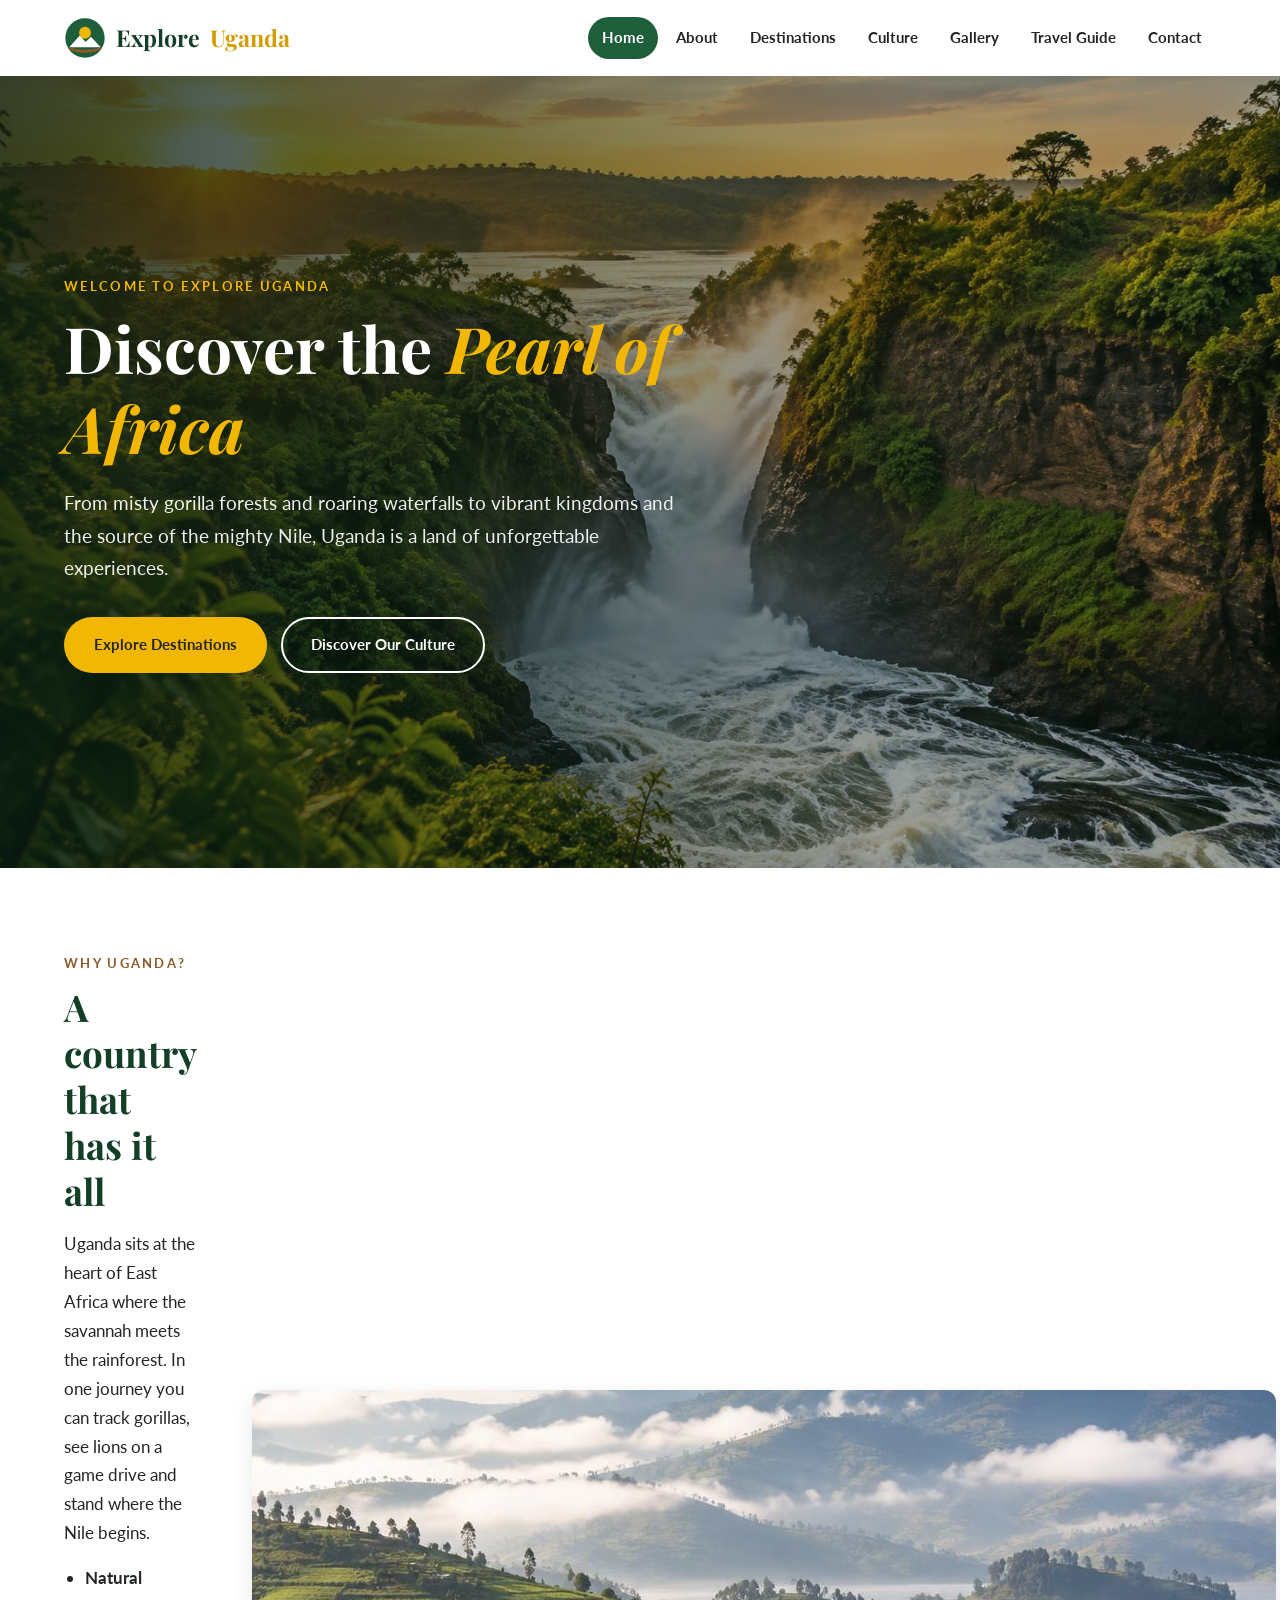
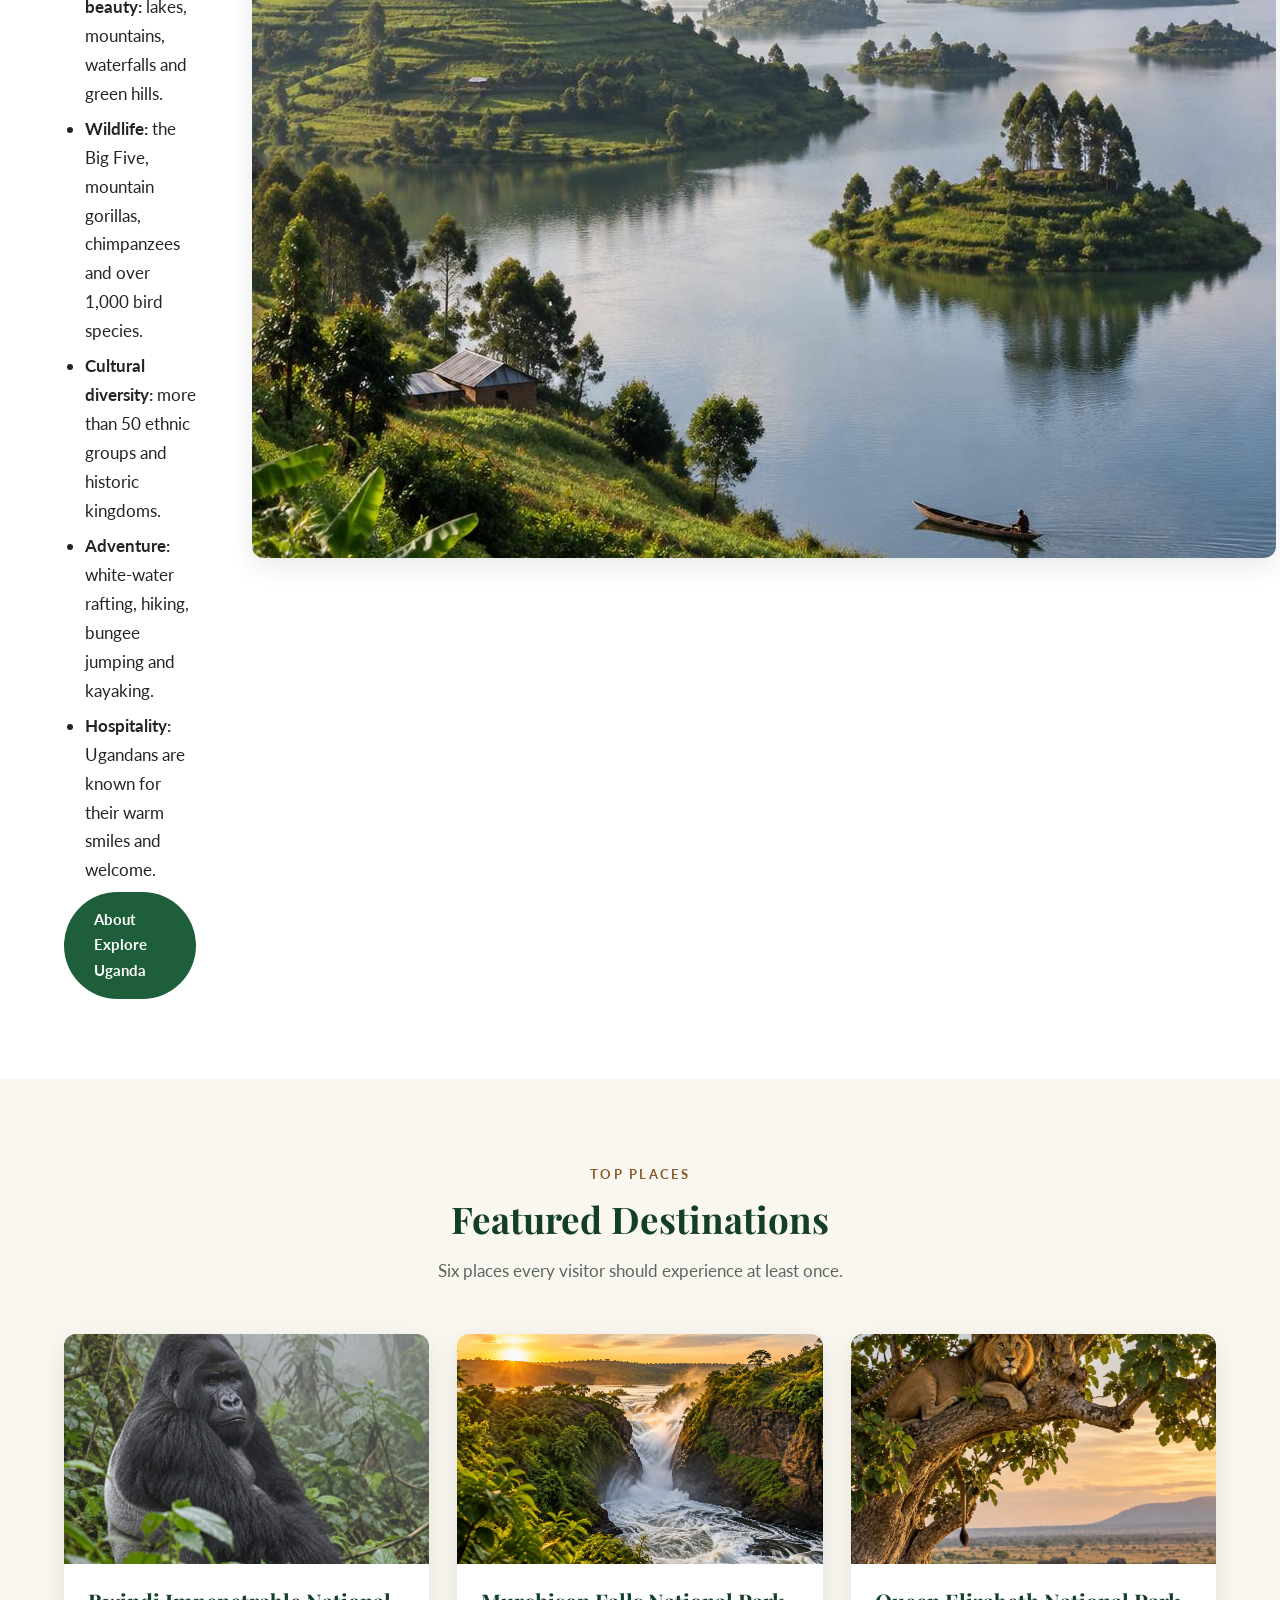
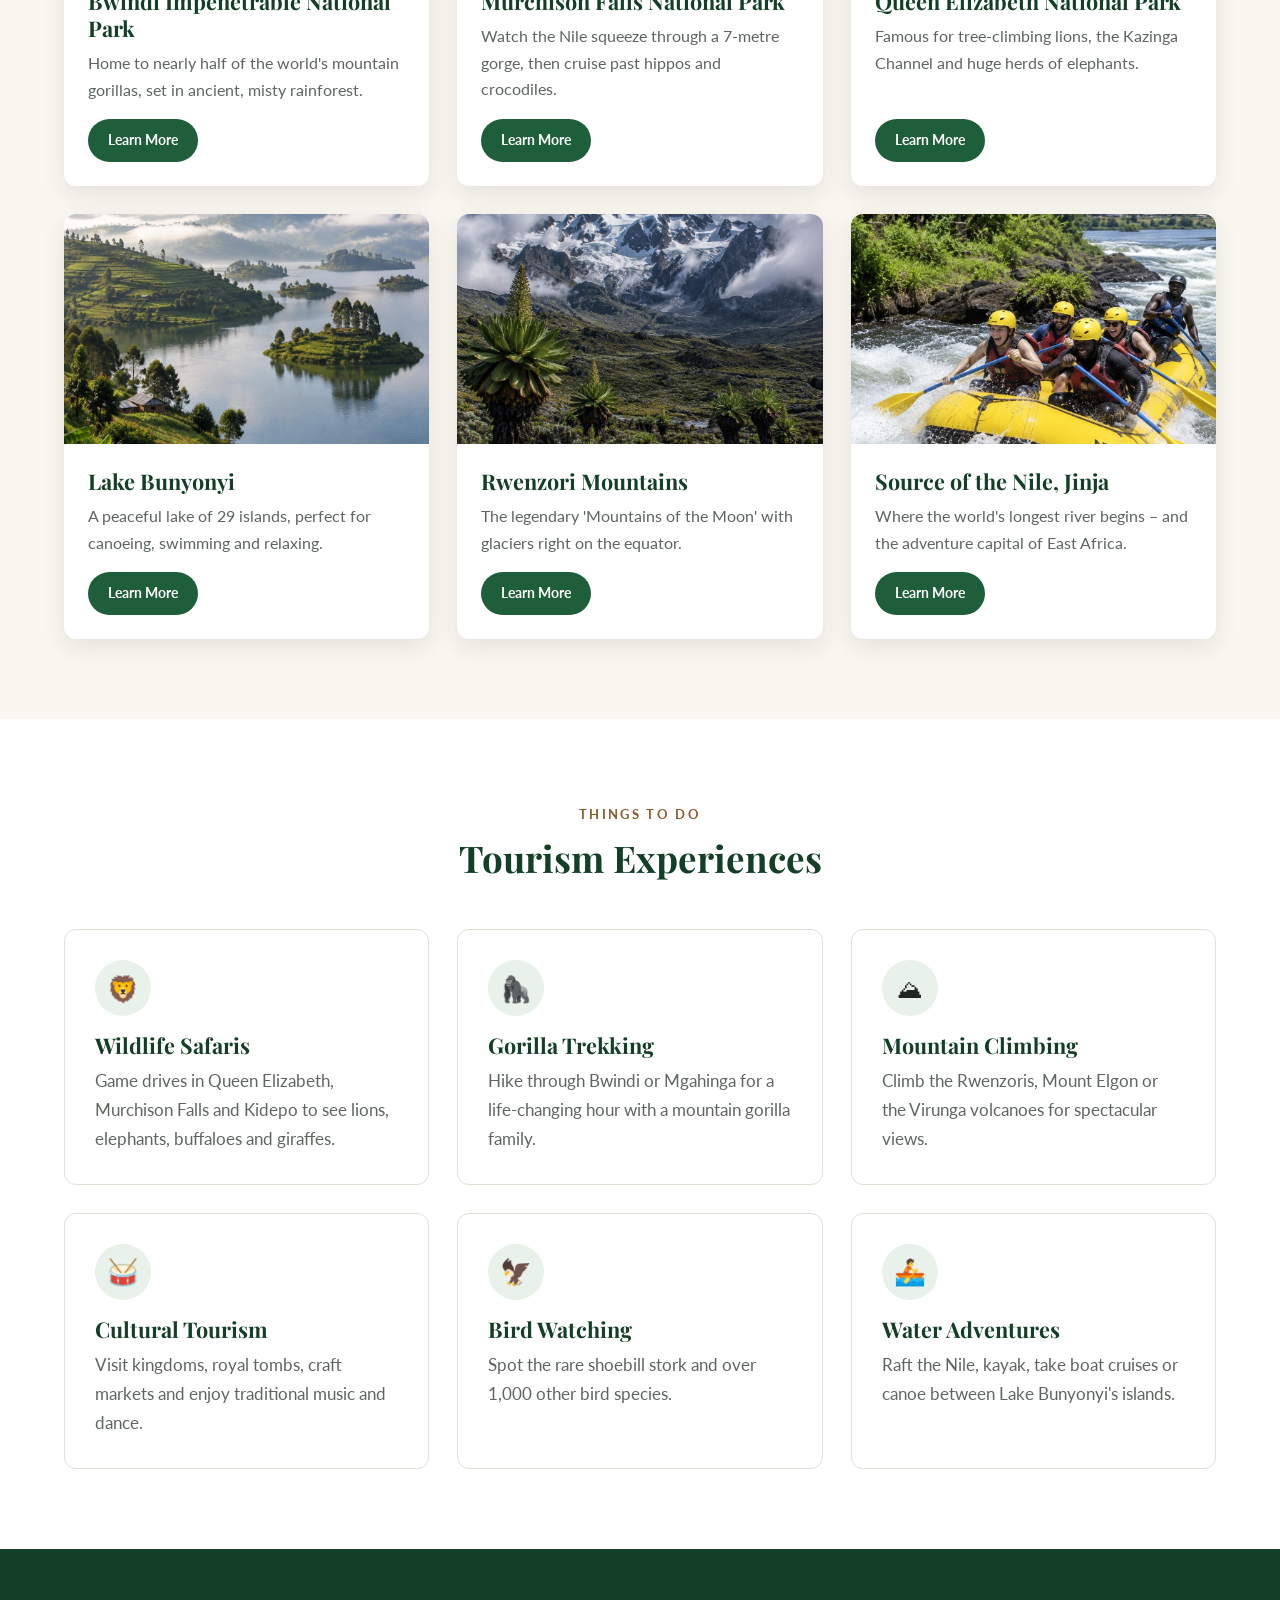
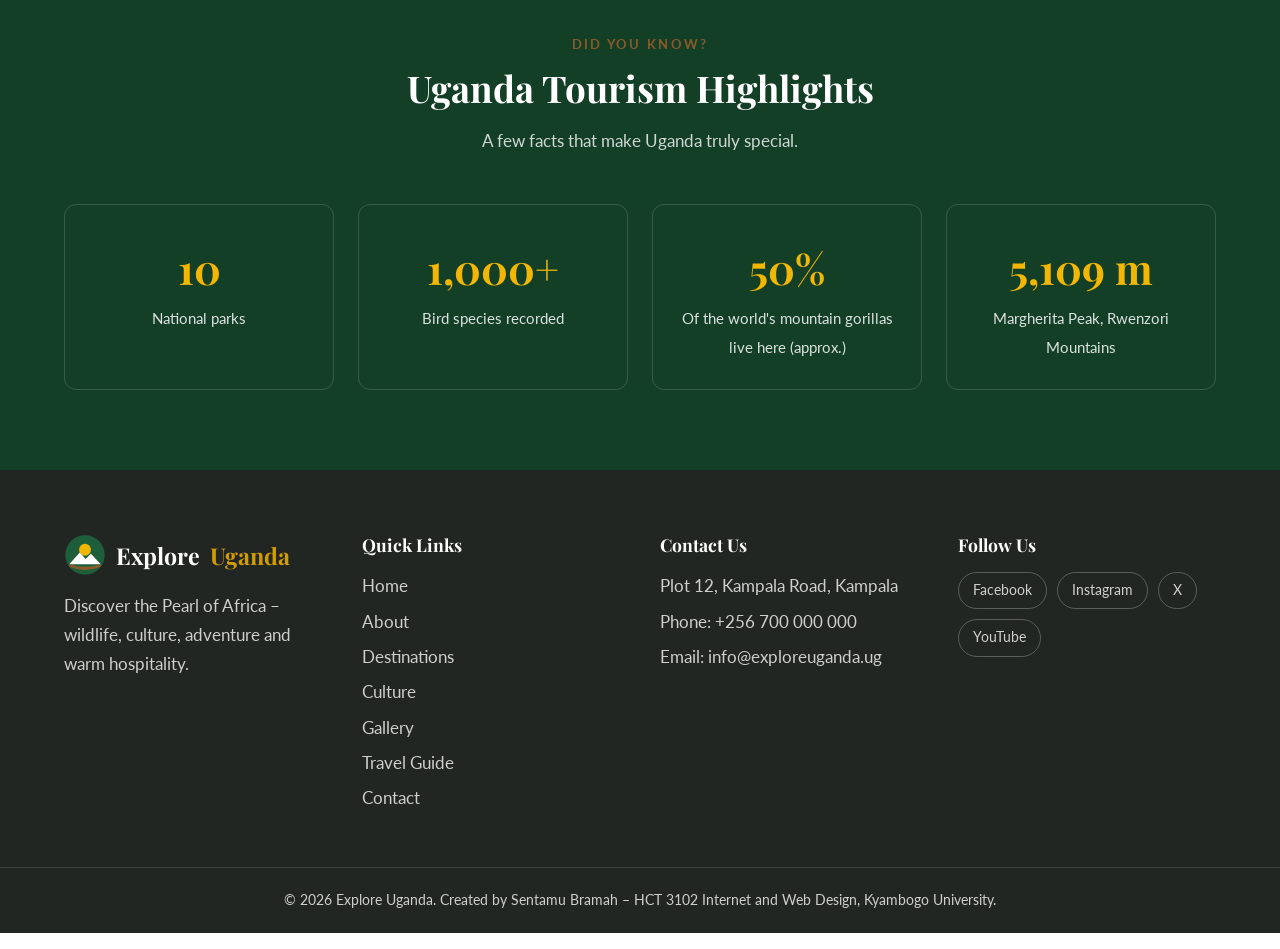
<file: public/explore-uganda/index.html>
<!DOCTYPE html>
<html lang="en">
<head>
  <!-- Basic page information -->
  <meta charset="UTF-8">
  <meta name="viewport" content="width=device-width, initial-scale=1.0">
  <meta name="description" content="Explore Uganda - discover Uganda's national parks, wildlife, culture and adventure.">
  <title>Explore Uganda | Discover the Pearl of Africa</title>
  <!-- Favicon (small icon in the browser tab) -->
  <link rel="icon" href="images/favicon.svg" type="image/svg+xml">
  <!-- Google Fonts -->
  <link rel="preconnect" href="https://fonts.googleapis.com">
  <link rel="preconnect" href="https://fonts.gstatic.com" crossorigin>
  <link href="https://fonts.googleapis.com/css2?family=Lato:wght@400;700&family=Playfair+Display:ital,wght@0,600;0,700;1,600&display=swap" rel="stylesheet">
  <!-- One external stylesheet shared by every page -->
  <link rel="stylesheet" href="css/style.css">
</head>
<body>

  <!-- ===== HEADER & NAVIGATION ===== -->
  <header class="site-header">
    <div class="container nav-bar">
      <a href="index.html" class="logo"><img src="images/favicon.svg" alt="Explore Uganda logo" width="42" height="42"> Explore <span>Uganda</span></a>
      <button class="menu-toggle" aria-label="Open menu" aria-expanded="false">&#9776;</button>
      <nav aria-label="Main navigation">
        <ul class="nav-links">
          <li><a href="index.html">Home</a></li>
          <li><a href="about.html">About</a></li>
          <li><a href="destinations.html">Destinations</a></li>
          <li><a href="culture.html">Culture</a></li>
          <li><a href="gallery.html">Gallery</a></li>
          <li><a href="travel-guide.html">Travel Guide</a></li>
          <li><a href="contact.html">Contact</a></li>
        </ul>
      </nav>
    </div>
  </header>

  <!-- ===== MAIN CONTENT ===== -->
  <main>
    <!-- ===== HERO SECTION ===== -->
    <section class="hero" id="hero">
      <div class="container">
        <div class="hero-content">
          <span class="eyebrow">Welcome to Explore Uganda</span>
          <h1>Discover the <em>Pearl of Africa</em></h1>
          <p>From misty gorilla forests and roaring waterfalls to vibrant kingdoms and the source of the mighty Nile, Uganda is a land of unforgettable experiences.</p>
          <div class="hero-buttons">
            <a href="destinations.html" class="btn btn-primary">Explore Destinations</a>
            <a href="culture.html" class="btn btn-outline">Discover Our Culture</a>
          </div>
        </div>
      </div>
    </section>

    <!-- ===== WELCOME SECTION ===== -->
    <section class="section" id="welcome">
      <div class="container split">
        <div>
          <span class="eyebrow">Why Uganda?</span>
          <h2>A country that has it all</h2>
          <p>Uganda sits at the heart of East Africa where the savannah meets the rainforest. In one journey you can track gorillas, see lions on a game drive and stand where the Nile begins.</p>
          <ul>
            <li><strong>Natural beauty:</strong> lakes, mountains, waterfalls and green hills.</li>
            <li><strong>Wildlife:</strong> the Big Five, mountain gorillas, chimpanzees and over 1,000 bird species.</li>
            <li><strong>Cultural diversity:</strong> more than 50 ethnic groups and historic kingdoms.</li>
            <li><strong>Adventure:</strong> white-water rafting, hiking, bungee jumping and kayaking.</li>
            <li><strong>Hospitality:</strong> Ugandans are known for their warm smiles and welcome.</li>
          </ul>
          <a href="about.html" class="btn btn-green">About Explore Uganda</a>
        </div>
        <img src="images/lake-bunyonyi.jpg" alt="Calm Lake Bunyonyi with green terraced hills" loading="lazy">
      </div>
    </section>

    <!-- ===== FEATURED DESTINATIONS ===== -->
    <section class="section section-alt" id="featured">
      <div class="container">
        <div class="section-title">
          <span class="eyebrow">Top Places</span>
          <h2>Featured Destinations</h2>
          <p>Six places every visitor should experience at least once.</p>
        </div>
        <div class="card-grid">
        <article class="card">
          <div class="card-image"><img src="images/bwindi-gorilla.jpg" alt="Mountain gorilla in Bwindi rainforest" loading="lazy"></div>
          <div class="card-body">
            <h3>Bwindi Impenetrable National Park</h3>
            <p>Home to nearly half of the world's mountain gorillas, set in ancient, misty rainforest.</p>
            <a href="destinations.html" class="btn btn-green btn-small">Learn More</a>
          </div>
        </article>
        <article class="card">
          <div class="card-image"><img src="images/murchison-falls.jpg" alt="The Nile forcing through the gorge at Murchison Falls" loading="lazy"></div>
          <div class="card-body">
            <h3>Murchison Falls National Park</h3>
            <p>Watch the Nile squeeze through a 7-metre gorge, then cruise past hippos and crocodiles.</p>
            <a href="destinations.html" class="btn btn-green btn-small">Learn More</a>
          </div>
        </article>
        <article class="card">
          <div class="card-image"><img src="images/queen-elizabeth.jpg" alt="Lion resting in a tree at Queen Elizabeth National Park" loading="lazy"></div>
          <div class="card-body">
            <h3>Queen Elizabeth National Park</h3>
            <p>Famous for tree-climbing lions, the Kazinga Channel and huge herds of elephants.</p>
            <a href="destinations.html" class="btn btn-green btn-small">Learn More</a>
          </div>
        </article>
        <article class="card">
          <div class="card-image"><img src="images/lake-bunyonyi.jpg" alt="Islands on Lake Bunyonyi surrounded by terraced hills" loading="lazy"></div>
          <div class="card-body">
            <h3>Lake Bunyonyi</h3>
            <p>A peaceful lake of 29 islands, perfect for canoeing, swimming and relaxing.</p>
            <a href="destinations.html" class="btn btn-green btn-small">Learn More</a>
          </div>
        </article>
        <article class="card">
          <div class="card-image"><img src="images/rwenzori.jpg" alt="Snow-capped Rwenzori peaks with giant lobelias" loading="lazy"></div>
          <div class="card-body">
            <h3>Rwenzori Mountains</h3>
            <p>The legendary 'Mountains of the Moon' with glaciers right on the equator.</p>
            <a href="destinations.html" class="btn btn-green btn-small">Learn More</a>
          </div>
        </article>
        <article class="card">
          <div class="card-image"><img src="images/source-of-nile.jpg" alt="Rafting on the Nile near Jinja" loading="lazy"></div>
          <div class="card-body">
            <h3>Source of the Nile, Jinja</h3>
            <p>Where the world's longest river begins &ndash; and the adventure capital of East Africa.</p>
            <a href="destinations.html" class="btn btn-green btn-small">Learn More</a>
          </div>
        </article>
        </div>
      </div>
    </section>

    <!-- ===== TOURISM EXPERIENCES ===== -->
    <section class="section" id="experiences">
      <div class="container">
        <div class="section-title">
          <span class="eyebrow">Things to Do</span>
          <h2>Tourism Experiences</h2>
        </div>
        <div class="card-grid">
        <div class="feature">
          <div class="icon" aria-hidden="true">&#129409;</div>
          <h3>Wildlife Safaris</h3>
          <p>Game drives in Queen Elizabeth, Murchison Falls and Kidepo to see lions, elephants, buffaloes and giraffes.</p>
        </div>
        <div class="feature">
          <div class="icon" aria-hidden="true">&#129421;</div>
          <h3>Gorilla Trekking</h3>
          <p>Hike through Bwindi or Mgahinga for a life-changing hour with a mountain gorilla family.</p>
        </div>
        <div class="feature">
          <div class="icon" aria-hidden="true">&#9968;</div>
          <h3>Mountain Climbing</h3>
          <p>Climb the Rwenzoris, Mount Elgon or the Virunga volcanoes for spectacular views.</p>
        </div>
        <div class="feature">
          <div class="icon" aria-hidden="true">&#129345;</div>
          <h3>Cultural Tourism</h3>
          <p>Visit kingdoms, royal tombs, craft markets and enjoy traditional music and dance.</p>
        </div>
        <div class="feature">
          <div class="icon" aria-hidden="true">&#129413;</div>
          <h3>Bird Watching</h3>
          <p>Spot the rare shoebill stork and over 1,000 other bird species.</p>
        </div>
        <div class="feature">
          <div class="icon" aria-hidden="true">&#128675;</div>
          <h3>Water Adventures</h3>
          <p>Raft the Nile, kayak, take boat cruises or canoe between Lake Bunyonyi's islands.</p>
        </div>
        </div>
      </div>
    </section>

    <!-- ===== HIGHLIGHTS ===== -->
    <section class="section highlights" id="highlights">
      <div class="container">
        <div class="section-title">
          <span class="eyebrow">Did You Know?</span>
          <h2>Uganda Tourism Highlights</h2>
          <p>A few facts that make Uganda truly special.</p>
        </div>
        <div class="stats">
          <div class="stat"><strong>10</strong><span>National parks</span></div>
          <div class="stat"><strong>1,000+</strong><span>Bird species recorded</span></div>
          <div class="stat"><strong>50%</strong><span>Of the world's mountain gorillas live here (approx.)</span></div>
          <div class="stat"><strong>5,109 m</strong><span>Margherita Peak, Rwenzori Mountains</span></div>
        </div>
      </div>
    </section>

  </main>

  <!-- ===== FOOTER ===== -->
  <footer class="site-footer">
    <div class="container footer-grid">
      <div>
        <a href="index.html" class="logo"><img src="images/favicon.svg" alt="Explore Uganda logo" width="42" height="42"> Explore <span>Uganda</span></a>
        <p>Discover the Pearl of Africa &ndash; wildlife, culture, adventure and warm hospitality.</p>
      </div>
      <div>
        <h4>Quick Links</h4>
        <ul>
          <li><a href="index.html">Home</a></li>
          <li><a href="about.html">About</a></li>
          <li><a href="destinations.html">Destinations</a></li>
          <li><a href="culture.html">Culture</a></li>
          <li><a href="gallery.html">Gallery</a></li>
          <li><a href="travel-guide.html">Travel Guide</a></li>
          <li><a href="contact.html">Contact</a></li>
        </ul>
      </div>
      <div>
        <h4>Contact Us</h4>
        <ul>
          <li>Plot 12, Kampala Road, Kampala</li>
          <li>Phone: <a href="tel:+256700000000">+256 700 000 000</a></li>
          <li>Email: <a href="mailto:info@exploreuganda.ug">info@exploreuganda.ug</a></li>
        </ul>
      </div>
      <div>
        <h4>Follow Us</h4>
        <div class="social">
          <a href="https://www.facebook.com" target="_blank" rel="noopener">Facebook</a>
          <a href="https://www.instagram.com" target="_blank" rel="noopener">Instagram</a>
          <a href="https://www.x.com" target="_blank" rel="noopener">X</a>
          <a href="https://www.youtube.com" target="_blank" rel="noopener">YouTube</a>
        </div>
      </div>
    </div>
    <p class="copyright">&copy; <span class="year">2026</span> Explore Uganda. Created by Sentamu Bramah &ndash; HCT 3102 Internet and Web Design, Kyambogo University.</p>
  </footer>

  <!-- JavaScript file (loaded at the end so the page appears first) -->
  <script src="js/script.js"></script>
</body>
</html>
</file>
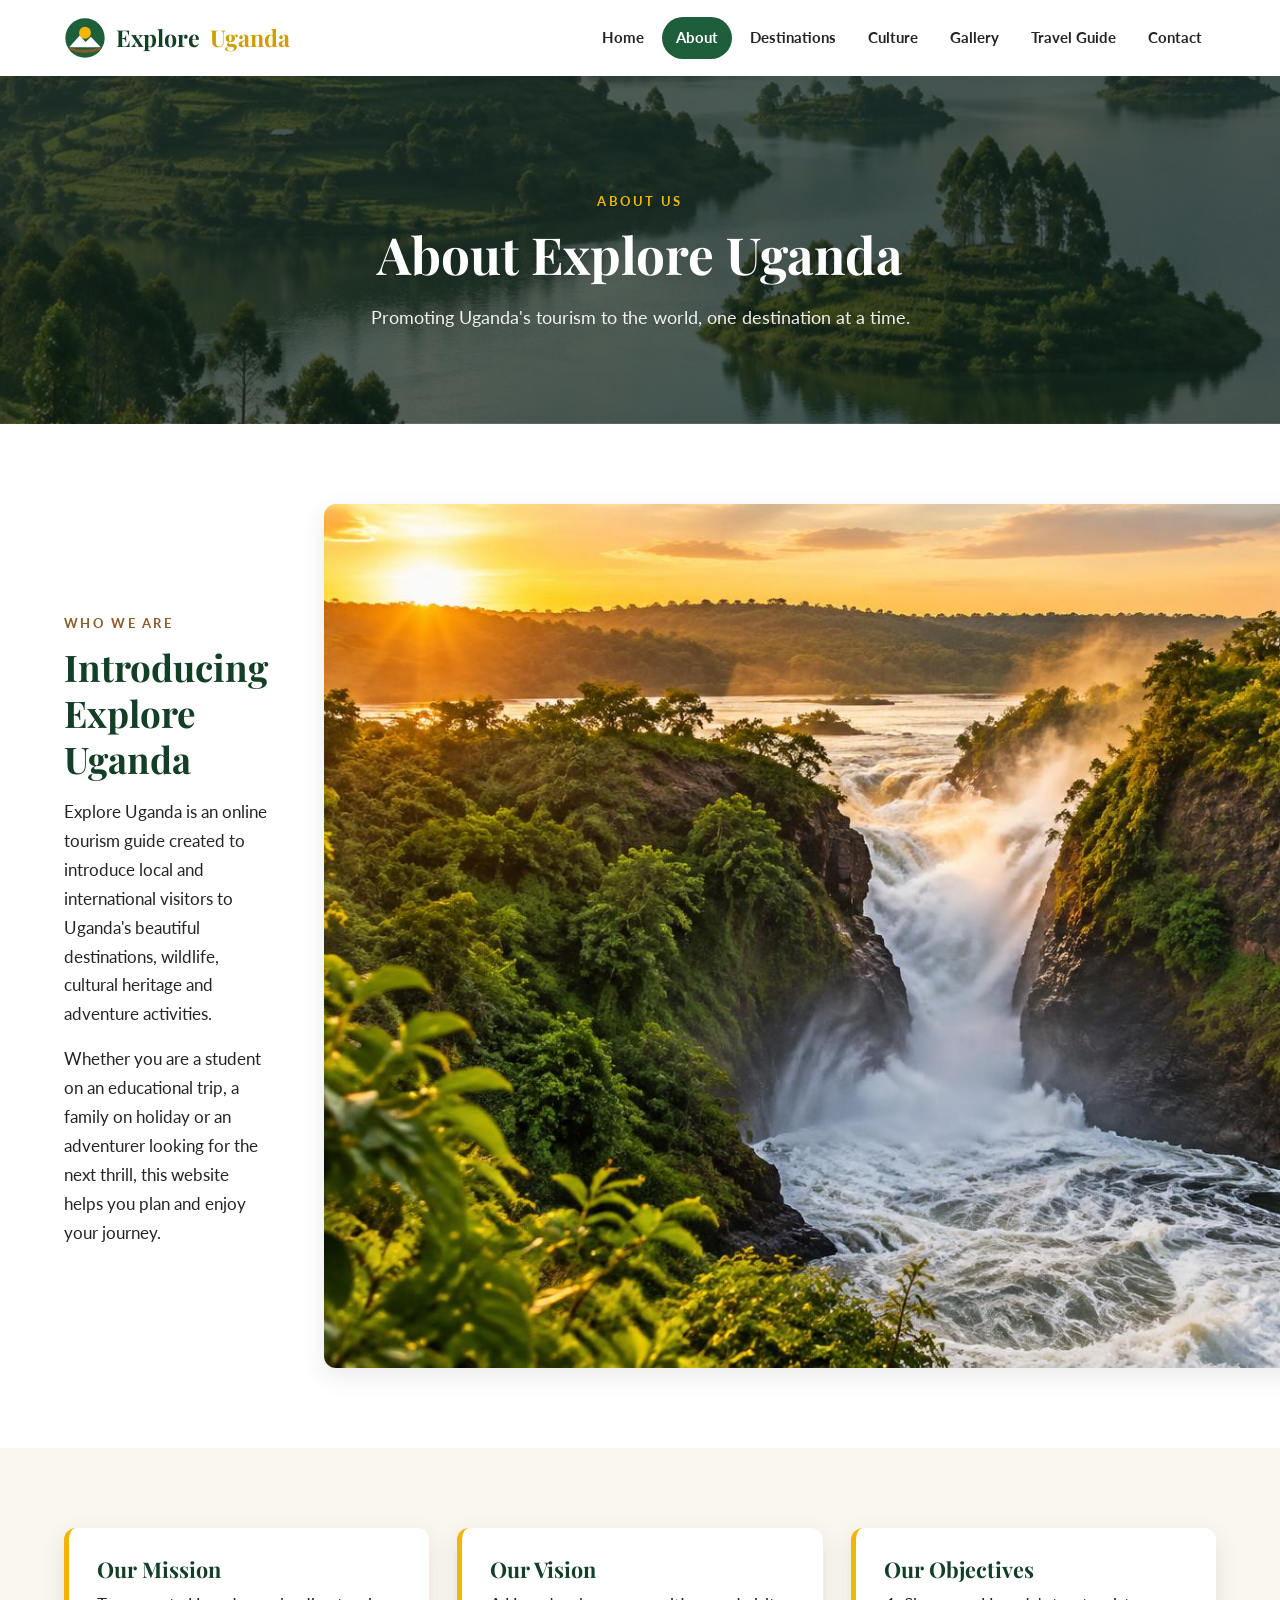
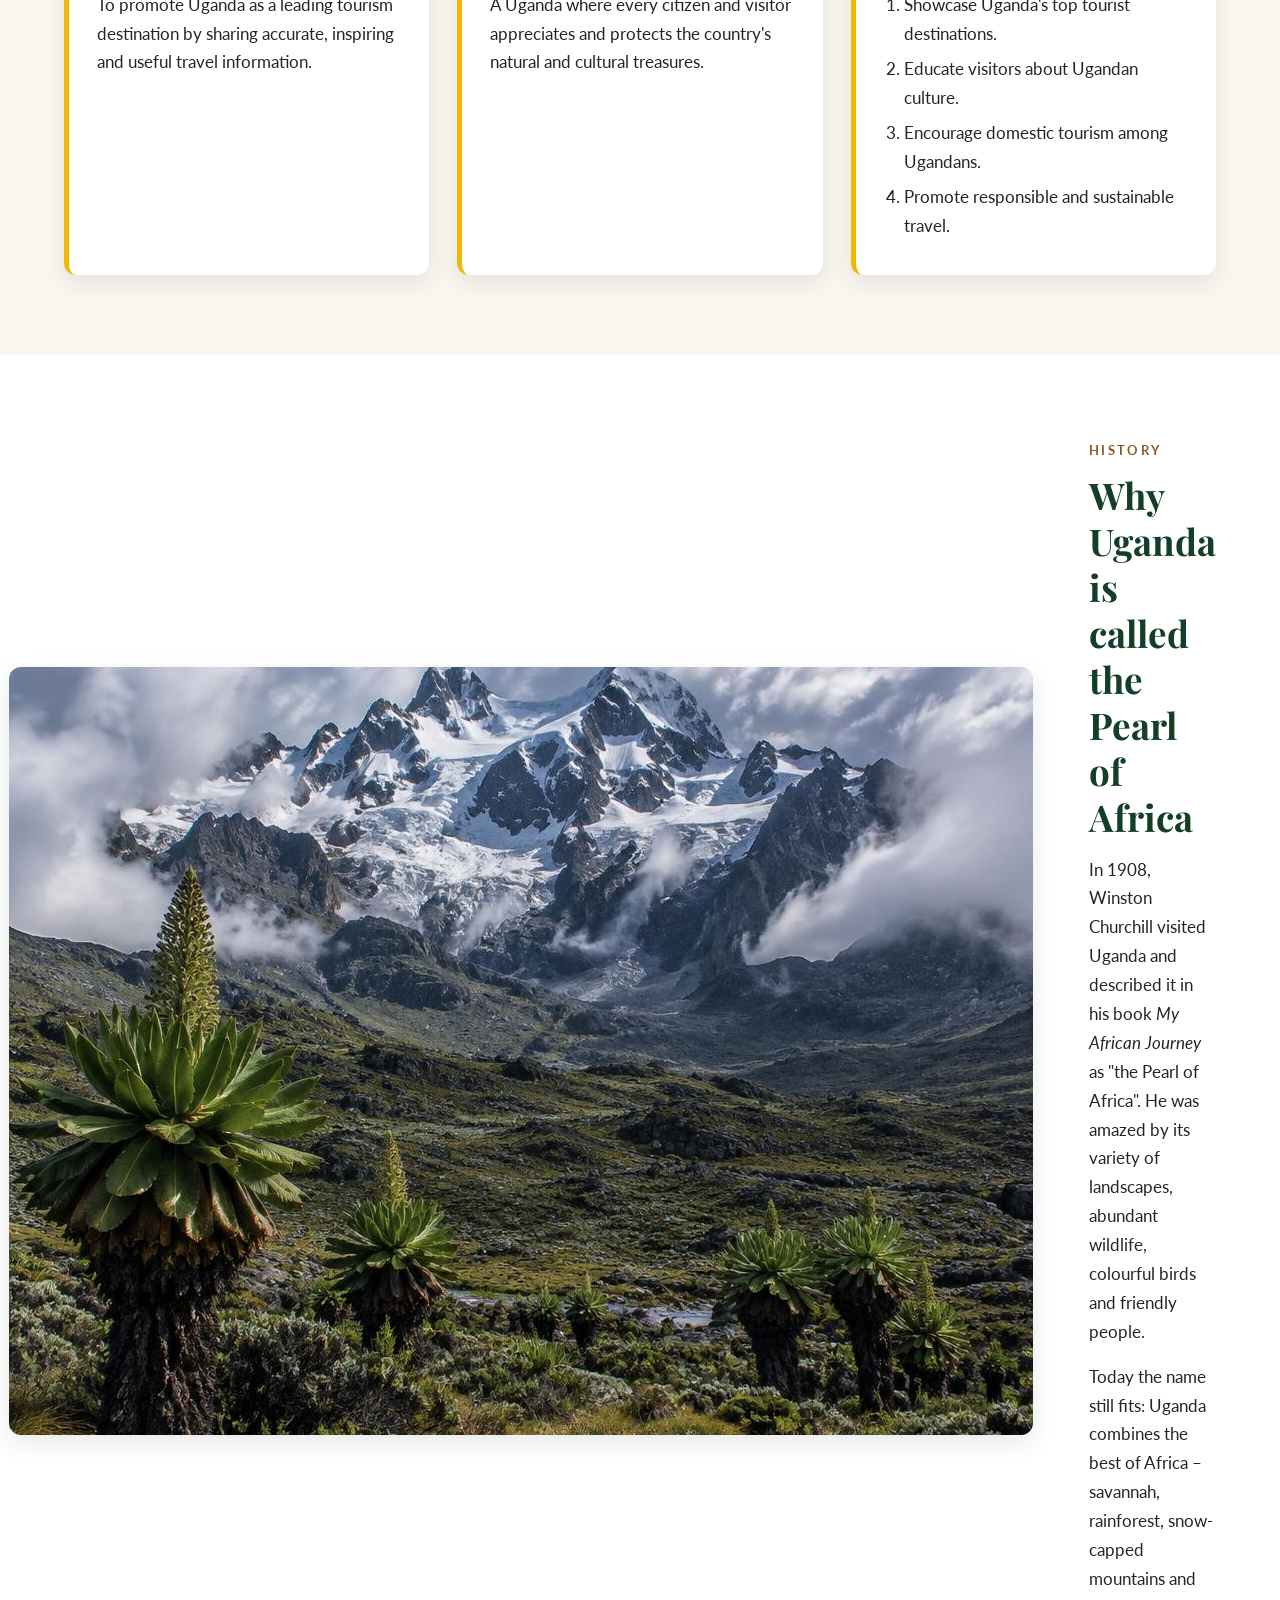
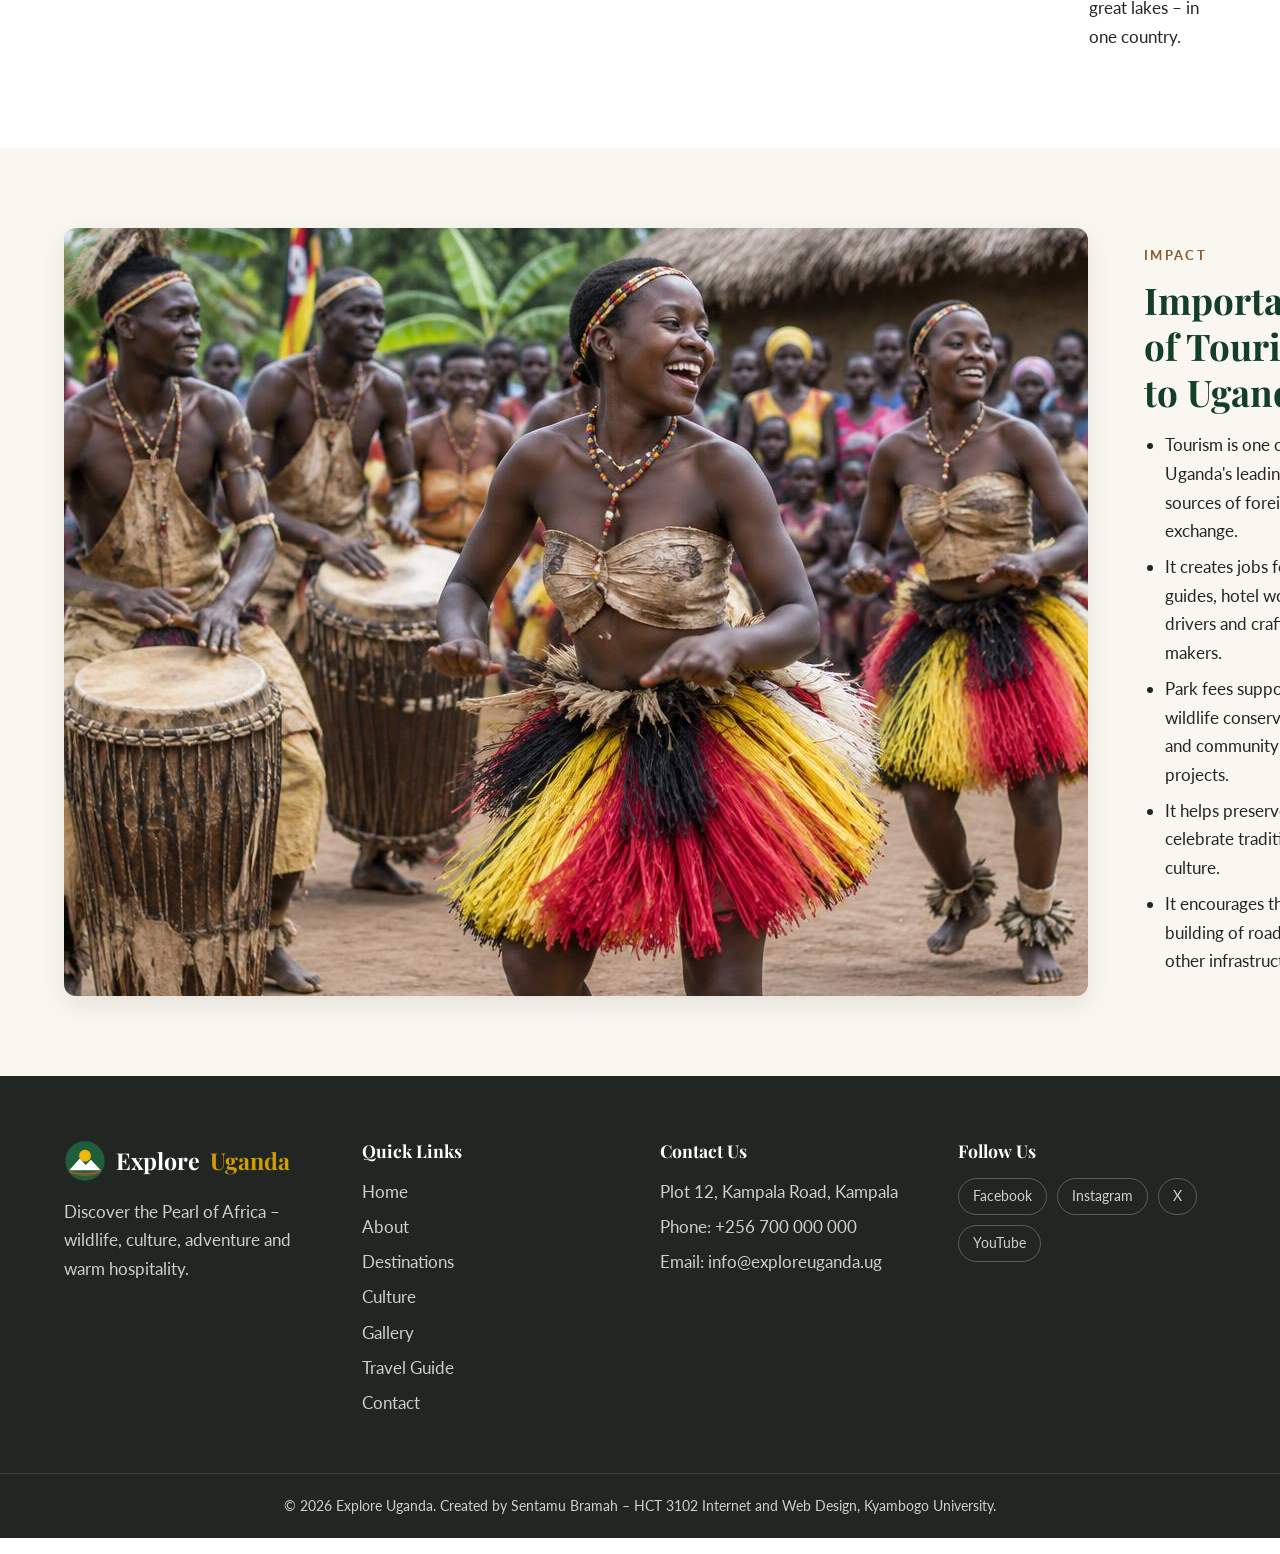
<file: public/explore-uganda/about.html>
<!DOCTYPE html>
<html lang="en">
<head>
  <!-- Basic page information -->
  <meta charset="UTF-8">
  <meta name="viewport" content="width=device-width, initial-scale=1.0">
  <meta name="description" content="Learn about Explore Uganda's mission, vision and why Uganda is called the Pearl of Africa.">
  <title>About Us | Explore Uganda</title>
  <!-- Favicon (small icon in the browser tab) -->
  <link rel="icon" href="images/favicon.svg" type="image/svg+xml">
  <!-- Google Fonts -->
  <link rel="preconnect" href="https://fonts.googleapis.com">
  <link rel="preconnect" href="https://fonts.gstatic.com" crossorigin>
  <link href="https://fonts.googleapis.com/css2?family=Lato:wght@400;700&family=Playfair+Display:ital,wght@0,600;0,700;1,600&display=swap" rel="stylesheet">
  <!-- One external stylesheet shared by every page -->
  <link rel="stylesheet" href="css/style.css">
</head>
<body>

  <!-- ===== HEADER & NAVIGATION ===== -->
  <header class="site-header">
    <div class="container nav-bar">
      <a href="index.html" class="logo"><img src="images/favicon.svg" alt="Explore Uganda logo" width="42" height="42"> Explore <span>Uganda</span></a>
      <button class="menu-toggle" aria-label="Open menu" aria-expanded="false">&#9776;</button>
      <nav aria-label="Main navigation">
        <ul class="nav-links">
          <li><a href="index.html">Home</a></li>
          <li><a href="about.html">About</a></li>
          <li><a href="destinations.html">Destinations</a></li>
          <li><a href="culture.html">Culture</a></li>
          <li><a href="gallery.html">Gallery</a></li>
          <li><a href="travel-guide.html">Travel Guide</a></li>
          <li><a href="contact.html">Contact</a></li>
        </ul>
      </nav>
    </div>
  </header>

  <!-- ===== MAIN CONTENT ===== -->
  <main>
    <!-- Page banner -->
    <section class="page-banner banner-about">
      <div class="container">
        <span class="eyebrow">About Us</span>
        <h1>About Explore Uganda</h1>
        <p>Promoting Uganda's tourism to the world, one destination at a time.</p>
      </div>
    </section>

    <!-- Introduction -->
    <section class="section">
      <div class="container split">
        <div>
          <span class="eyebrow">Who We Are</span>
          <h2>Introducing Explore Uganda</h2>
          <p>Explore Uganda is an online tourism guide created to introduce local and international visitors to Uganda's beautiful destinations, wildlife, cultural heritage and adventure activities.</p>
          <p>Whether you are a student on an educational trip, a family on holiday or an adventurer looking for the next thrill, this website helps you plan and enjoy your journey.</p>
        </div>
        <img src="images/murchison-falls.jpg" alt="Murchison Falls at sunset" loading="lazy">
      </div>
    </section>

    <!-- Mission, vision and objectives -->
    <section class="section section-alt">
      <div class="container">
        <div class="card-grid">
          <div class="info-box">
            <h3>Our Mission</h3>
            <p>To promote Uganda as a leading tourism destination by sharing accurate, inspiring and useful travel information.</p>
          </div>
          <div class="info-box">
            <h3>Our Vision</h3>
            <p>A Uganda where every citizen and visitor appreciates and protects the country's natural and cultural treasures.</p>
          </div>
          <div class="info-box">
            <h3>Our Objectives</h3>
            <ol>
              <li>Showcase Uganda's top tourist destinations.</li>
              <li>Educate visitors about Ugandan culture.</li>
              <li>Encourage domestic tourism among Ugandans.</li>
              <li>Promote responsible and sustainable travel.</li>
            </ol>
          </div>
        </div>
      </div>
    </section>

    <!-- Pearl of Africa -->
    <section class="section">
      <div class="container split reverse">
        <div>
          <span class="eyebrow">History</span>
          <h2>Why Uganda is called the Pearl of Africa</h2>
          <p>In 1908, Winston Churchill visited Uganda and described it in his book <cite>My African Journey</cite> as "the Pearl of Africa". He was amazed by its variety of landscapes, abundant wildlife, colourful birds and friendly people.</p>
          <p>Today the name still fits: Uganda combines the best of Africa &ndash; savannah, rainforest, snow-capped mountains and great lakes &ndash; in one country.</p>
        </div>
        <img src="images/rwenzori.jpg" alt="Rwenzori Mountains with glaciers and giant lobelias" loading="lazy">
      </div>
    </section>

    <!-- Importance of tourism -->
    <section class="section section-alt">
      <div class="container split">
        <img src="images/cultural-dance.jpg" alt="Ugandan dancers performing with drummers" loading="lazy">
        <div>
          <span class="eyebrow">Impact</span>
          <h2>Importance of Tourism to Uganda</h2>
          <ul>
            <li>Tourism is one of Uganda's leading sources of foreign exchange.</li>
            <li>It creates jobs for guides, hotel workers, drivers and craft makers.</li>
            <li>Park fees support wildlife conservation and community projects.</li>
            <li>It helps preserve and celebrate traditional culture.</li>
            <li>It encourages the building of roads and other infrastructure.</li>
          </ul>
        </div>
      </div>
    </section>

  </main>

  <!-- ===== FOOTER ===== -->
  <footer class="site-footer">
    <div class="container footer-grid">
      <div>
        <a href="index.html" class="logo"><img src="images/favicon.svg" alt="Explore Uganda logo" width="42" height="42"> Explore <span>Uganda</span></a>
        <p>Discover the Pearl of Africa &ndash; wildlife, culture, adventure and warm hospitality.</p>
      </div>
      <div>
        <h4>Quick Links</h4>
        <ul>
          <li><a href="index.html">Home</a></li>
          <li><a href="about.html">About</a></li>
          <li><a href="destinations.html">Destinations</a></li>
          <li><a href="culture.html">Culture</a></li>
          <li><a href="gallery.html">Gallery</a></li>
          <li><a href="travel-guide.html">Travel Guide</a></li>
          <li><a href="contact.html">Contact</a></li>
        </ul>
      </div>
      <div>
        <h4>Contact Us</h4>
        <ul>
          <li>Plot 12, Kampala Road, Kampala</li>
          <li>Phone: <a href="tel:+256700000000">+256 700 000 000</a></li>
          <li>Email: <a href="mailto:info@exploreuganda.ug">info@exploreuganda.ug</a></li>
        </ul>
      </div>
      <div>
        <h4>Follow Us</h4>
        <div class="social">
          <a href="https://www.facebook.com" target="_blank" rel="noopener">Facebook</a>
          <a href="https://www.instagram.com" target="_blank" rel="noopener">Instagram</a>
          <a href="https://www.x.com" target="_blank" rel="noopener">X</a>
          <a href="https://www.youtube.com" target="_blank" rel="noopener">YouTube</a>
        </div>
      </div>
    </div>
    <p class="copyright">&copy; <span class="year">2026</span> Explore Uganda. Created by Sentamu Bramah &ndash; HCT 3102 Internet and Web Design, Kyambogo University.</p>
  </footer>

  <!-- JavaScript file (loaded at the end so the page appears first) -->
  <script src="js/script.js"></script>
</body>
</html>
</file>
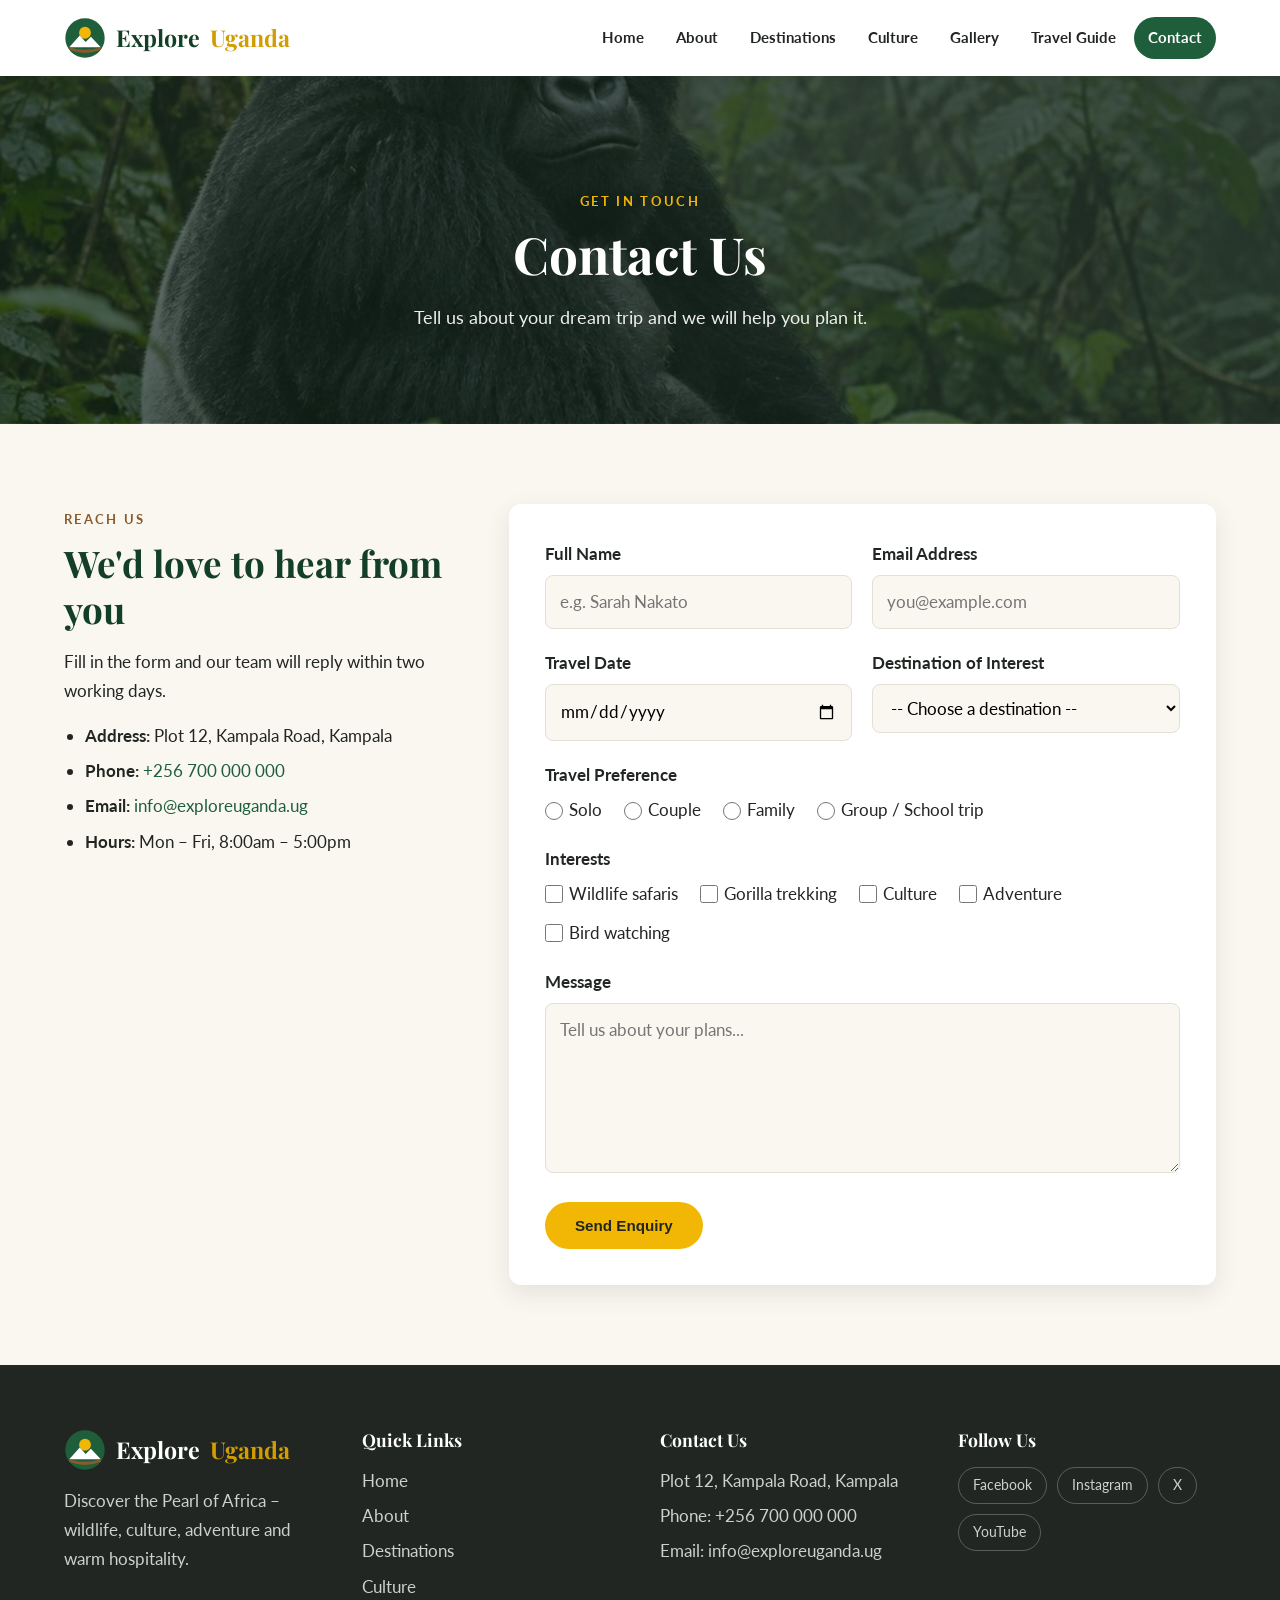
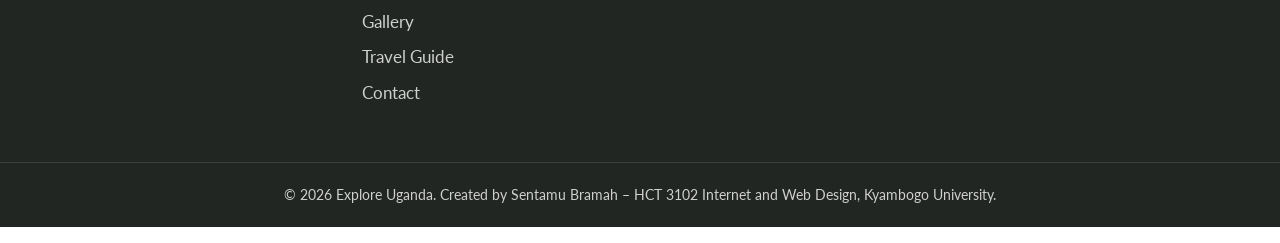
<file: public/explore-uganda/contact.html>
<!DOCTYPE html>
<html lang="en">
<head>
  <!-- Basic page information -->
  <meta charset="UTF-8">
  <meta name="viewport" content="width=device-width, initial-scale=1.0">
  <meta name="description" content="Send a travel enquiry to Explore Uganda.">
  <title>Contact Us | Explore Uganda</title>
  <!-- Favicon (small icon in the browser tab) -->
  <link rel="icon" href="images/favicon.svg" type="image/svg+xml">
  <!-- Google Fonts -->
  <link rel="preconnect" href="https://fonts.googleapis.com">
  <link rel="preconnect" href="https://fonts.gstatic.com" crossorigin>
  <link href="https://fonts.googleapis.com/css2?family=Lato:wght@400;700&family=Playfair+Display:ital,wght@0,600;0,700;1,600&display=swap" rel="stylesheet">
  <!-- One external stylesheet shared by every page -->
  <link rel="stylesheet" href="css/style.css">
</head>
<body>

  <!-- ===== HEADER & NAVIGATION ===== -->
  <header class="site-header">
    <div class="container nav-bar">
      <a href="index.html" class="logo"><img src="images/favicon.svg" alt="Explore Uganda logo" width="42" height="42"> Explore <span>Uganda</span></a>
      <button class="menu-toggle" aria-label="Open menu" aria-expanded="false">&#9776;</button>
      <nav aria-label="Main navigation">
        <ul class="nav-links">
          <li><a href="index.html">Home</a></li>
          <li><a href="about.html">About</a></li>
          <li><a href="destinations.html">Destinations</a></li>
          <li><a href="culture.html">Culture</a></li>
          <li><a href="gallery.html">Gallery</a></li>
          <li><a href="travel-guide.html">Travel Guide</a></li>
          <li><a href="contact.html">Contact</a></li>
        </ul>
      </nav>
    </div>
  </header>

  <!-- ===== MAIN CONTENT ===== -->
  <main>
    <!-- Page banner -->
    <section class="page-banner banner-contact">
      <div class="container">
        <span class="eyebrow">Get in Touch</span>
        <h1>Contact Us</h1>
        <p>Tell us about your dream trip and we will help you plan it.</p>
      </div>
    </section>

    <section class="section section-alt">
      <div class="container contact-layout">
        <!-- Contact details -->
        <div class="contact-info">
          <span class="eyebrow">Reach Us</span>
          <h2>We'd love to hear from you</h2>
          <p>Fill in the form and our team will reply within two working days.</p>
          <ul>
            <li><strong>Address:</strong> Plot 12, Kampala Road, Kampala</li>
            <li><strong>Phone:</strong> <a href="tel:+256700000000">+256 700 000 000</a></li>
            <li><strong>Email:</strong> <a href="mailto:info@exploreuganda.ug">info@exploreuganda.ug</a></li>
            <li><strong>Hours:</strong> Mon &ndash; Fri, 8:00am &ndash; 5:00pm</li>
          </ul>
        </div>

        <!-- Contact form (no real server - JavaScript shows a thank-you message) -->
        <form class="contact-form" id="contact-form" action="#" method="post">
          <div class="form-row">
            <div class="form-group">
              <label for="fullname">Full Name</label>
              <input type="text" id="fullname" name="fullname" placeholder="e.g. Sarah Nakato" required minlength="3">
            </div>
            <div class="form-group">
              <label for="email">Email Address</label>
              <input type="email" id="email" name="email" placeholder="you@example.com" required>
            </div>
          </div>
          <div class="form-row">
            <div class="form-group">
              <label for="traveldate">Travel Date</label>
              <input type="date" id="traveldate" name="traveldate" required>
            </div>
            <div class="form-group">
              <label for="destination">Destination of Interest</label>
              <select id="destination" name="destination" required>
                <option value="">-- Choose a destination --</option>
                <option>Bwindi Impenetrable National Park</option>
                <option>Murchison Falls National Park</option>
                <option>Queen Elizabeth National Park</option>
                <option>Kidepo Valley National Park</option>
                <option>Lake Bunyonyi</option>
                <option>Rwenzori Mountains</option>
                <option>Source of the Nile, Jinja</option>
              </select>
            </div>
          </div>
          <fieldset>
            <legend>Travel Preference</legend>
            <div class="options">
              <label><input type="radio" name="preference" value="solo" required> Solo</label>
              <label><input type="radio" name="preference" value="couple"> Couple</label>
              <label><input type="radio" name="preference" value="family"> Family</label>
              <label><input type="radio" name="preference" value="group"> Group / School trip</label>
            </div>
          </fieldset>
          <fieldset>
            <legend>Interests</legend>
            <div class="options">
              <label><input type="checkbox" name="interests" value="wildlife"> Wildlife safaris</label>
              <label><input type="checkbox" name="interests" value="gorillas"> Gorilla trekking</label>
              <label><input type="checkbox" name="interests" value="culture"> Culture</label>
              <label><input type="checkbox" name="interests" value="adventure"> Adventure</label>
              <label><input type="checkbox" name="interests" value="birding"> Bird watching</label>
            </div>
          </fieldset>
          <div class="form-group">
            <label for="message">Message</label>
            <textarea id="message" name="message" rows="5" placeholder="Tell us about your plans..." required></textarea>
          </div>
          <button type="submit" class="btn btn-primary">Send Enquiry</button>
          <p class="form-message" id="form-message" role="status"></p>
        </form>
      </div>
    </section>

  </main>

  <!-- ===== FOOTER ===== -->
  <footer class="site-footer">
    <div class="container footer-grid">
      <div>
        <a href="index.html" class="logo"><img src="images/favicon.svg" alt="Explore Uganda logo" width="42" height="42"> Explore <span>Uganda</span></a>
        <p>Discover the Pearl of Africa &ndash; wildlife, culture, adventure and warm hospitality.</p>
      </div>
      <div>
        <h4>Quick Links</h4>
        <ul>
          <li><a href="index.html">Home</a></li>
          <li><a href="about.html">About</a></li>
          <li><a href="destinations.html">Destinations</a></li>
          <li><a href="culture.html">Culture</a></li>
          <li><a href="gallery.html">Gallery</a></li>
          <li><a href="travel-guide.html">Travel Guide</a></li>
          <li><a href="contact.html">Contact</a></li>
        </ul>
      </div>
      <div>
        <h4>Contact Us</h4>
        <ul>
          <li>Plot 12, Kampala Road, Kampala</li>
          <li>Phone: <a href="tel:+256700000000">+256 700 000 000</a></li>
          <li>Email: <a href="mailto:info@exploreuganda.ug">info@exploreuganda.ug</a></li>
        </ul>
      </div>
      <div>
        <h4>Follow Us</h4>
        <div class="social">
          <a href="https://www.facebook.com" target="_blank" rel="noopener">Facebook</a>
          <a href="https://www.instagram.com" target="_blank" rel="noopener">Instagram</a>
          <a href="https://www.x.com" target="_blank" rel="noopener">X</a>
          <a href="https://www.youtube.com" target="_blank" rel="noopener">YouTube</a>
        </div>
      </div>
    </div>
    <p class="copyright">&copy; <span class="year">2026</span> Explore Uganda. Created by Sentamu Bramah &ndash; HCT 3102 Internet and Web Design, Kyambogo University.</p>
  </footer>

  <!-- JavaScript file (loaded at the end so the page appears first) -->
  <script src="js/script.js"></script>
</body>
</html>
</file>
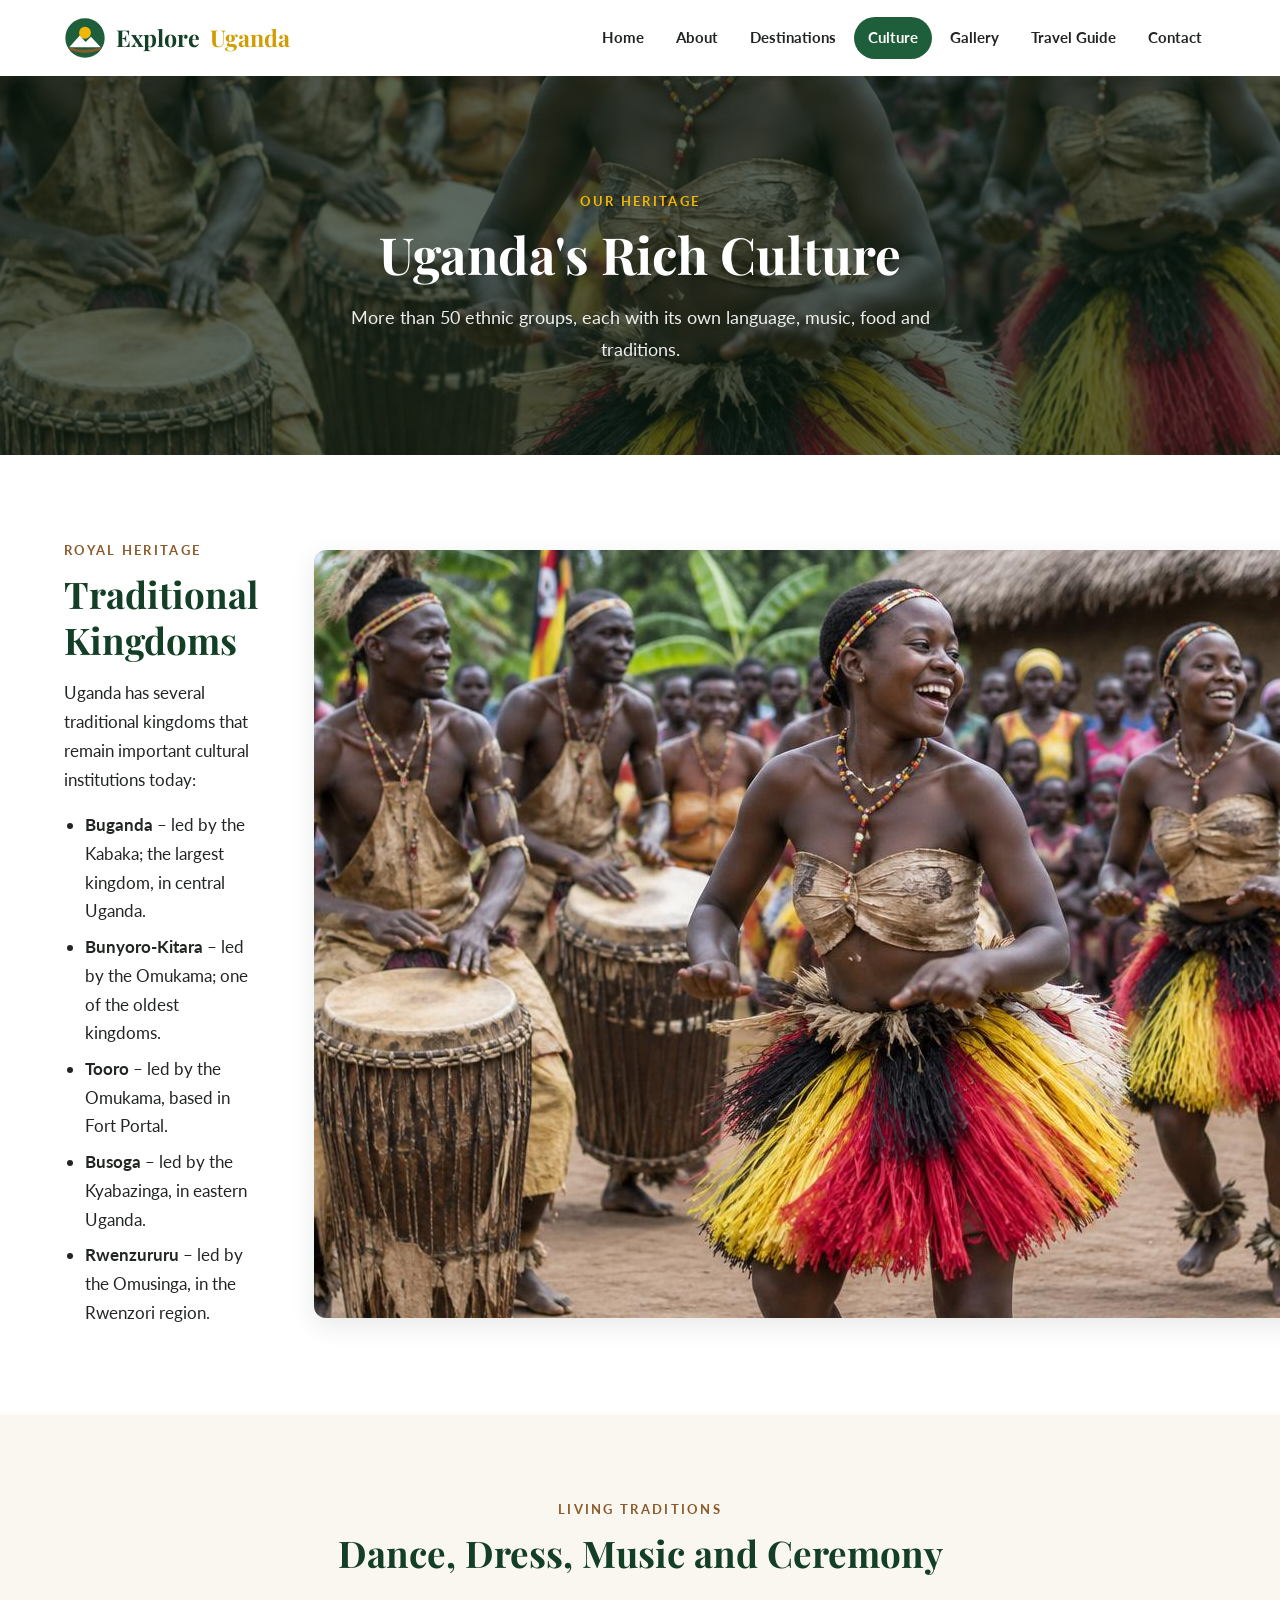
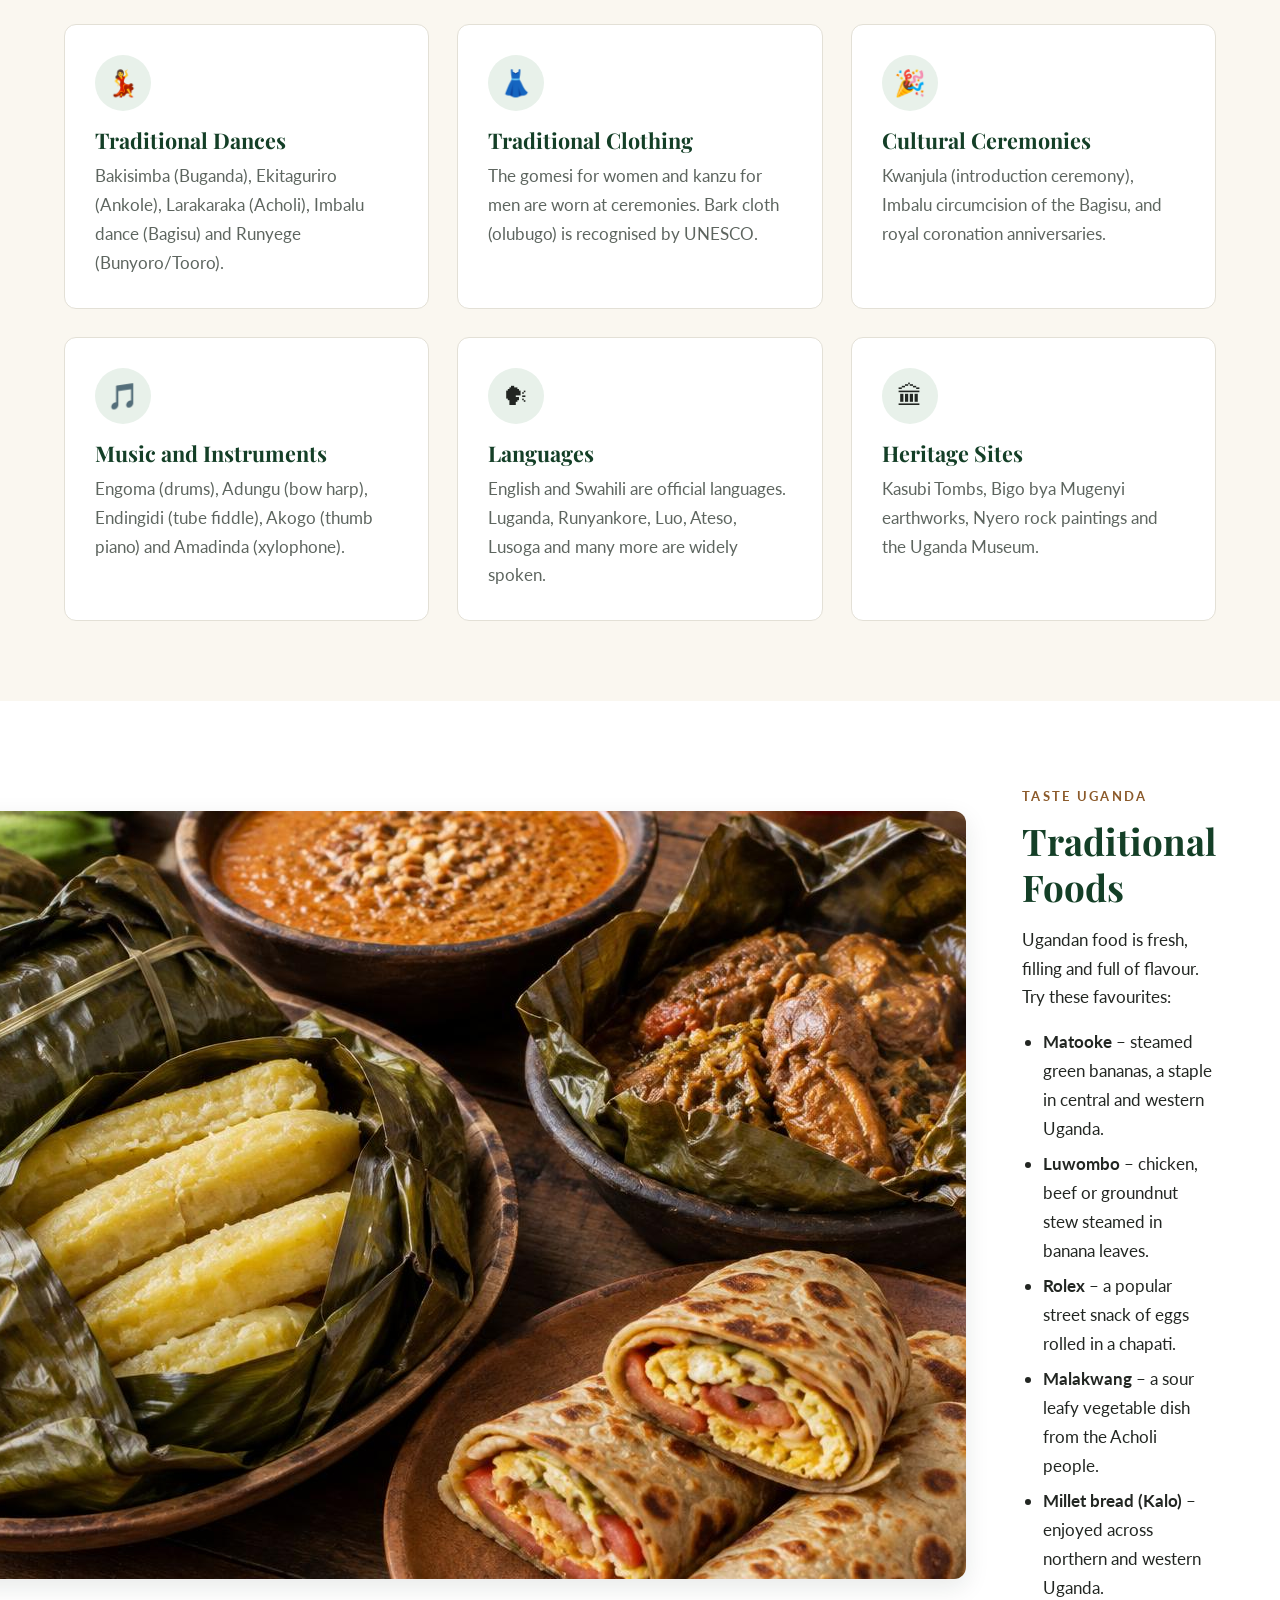
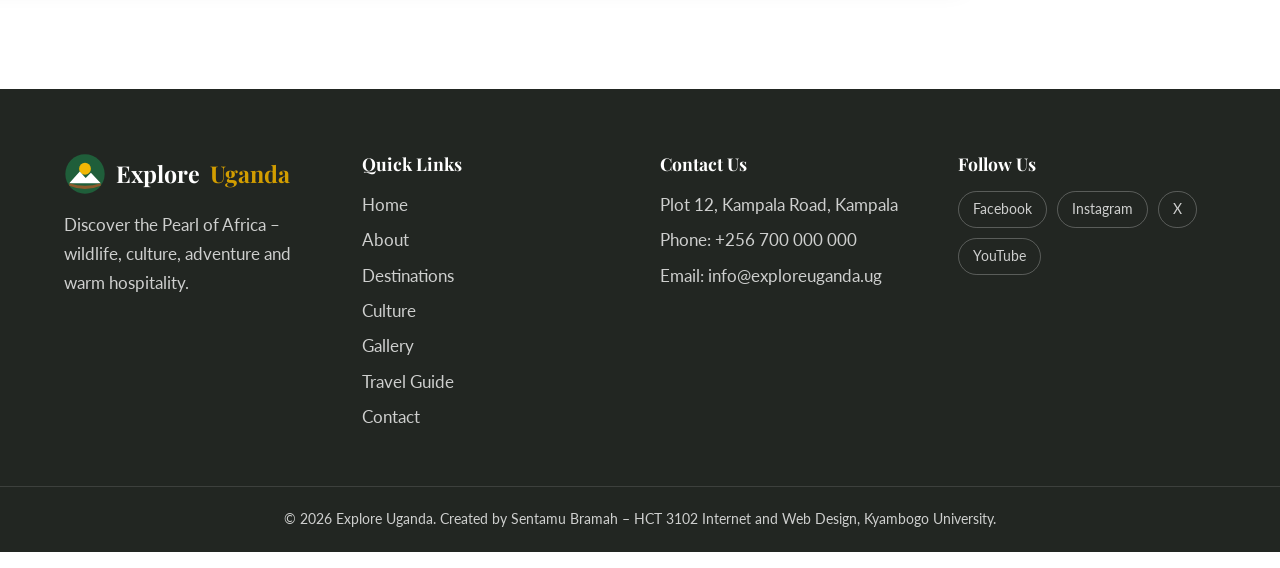
<file: public/explore-uganda/culture.html>
<!DOCTYPE html>
<html lang="en">
<head>
  <!-- Basic page information -->
  <meta charset="UTF-8">
  <meta name="viewport" content="width=device-width, initial-scale=1.0">
  <meta name="description" content="Uganda's kingdoms, dances, foods, clothing, music, languages and heritage sites.">
  <title>Culture | Explore Uganda</title>
  <!-- Favicon (small icon in the browser tab) -->
  <link rel="icon" href="images/favicon.svg" type="image/svg+xml">
  <!-- Google Fonts -->
  <link rel="preconnect" href="https://fonts.googleapis.com">
  <link rel="preconnect" href="https://fonts.gstatic.com" crossorigin>
  <link href="https://fonts.googleapis.com/css2?family=Lato:wght@400;700&family=Playfair+Display:ital,wght@0,600;0,700;1,600&display=swap" rel="stylesheet">
  <!-- One external stylesheet shared by every page -->
  <link rel="stylesheet" href="css/style.css">
</head>
<body>

  <!-- ===== HEADER & NAVIGATION ===== -->
  <header class="site-header">
    <div class="container nav-bar">
      <a href="index.html" class="logo"><img src="images/favicon.svg" alt="Explore Uganda logo" width="42" height="42"> Explore <span>Uganda</span></a>
      <button class="menu-toggle" aria-label="Open menu" aria-expanded="false">&#9776;</button>
      <nav aria-label="Main navigation">
        <ul class="nav-links">
          <li><a href="index.html">Home</a></li>
          <li><a href="about.html">About</a></li>
          <li><a href="destinations.html">Destinations</a></li>
          <li><a href="culture.html">Culture</a></li>
          <li><a href="gallery.html">Gallery</a></li>
          <li><a href="travel-guide.html">Travel Guide</a></li>
          <li><a href="contact.html">Contact</a></li>
        </ul>
      </nav>
    </div>
  </header>

  <!-- ===== MAIN CONTENT ===== -->
  <main>
    <!-- Page banner -->
    <section class="page-banner banner-culture">
      <div class="container">
        <span class="eyebrow">Our Heritage</span>
        <h1>Uganda's Rich Culture</h1>
        <p>More than 50 ethnic groups, each with its own language, music, food and traditions.</p>
      </div>
    </section>

    <!-- Kingdoms -->
    <section class="section">
      <div class="container split">
        <div>
          <span class="eyebrow">Royal Heritage</span>
          <h2>Traditional Kingdoms</h2>
          <p>Uganda has several traditional kingdoms that remain important cultural institutions today:</p>
          <ul>
            <li><strong>Buganda</strong> &ndash; led by the Kabaka; the largest kingdom, in central Uganda.</li>
            <li><strong>Bunyoro-Kitara</strong> &ndash; led by the Omukama; one of the oldest kingdoms.</li>
            <li><strong>Tooro</strong> &ndash; led by the Omukama, based in Fort Portal.</li>
            <li><strong>Busoga</strong> &ndash; led by the Kyabazinga, in eastern Uganda.</li>
            <li><strong>Rwenzururu</strong> &ndash; led by the Omusinga, in the Rwenzori region.</li>
          </ul>
        </div>
        <img src="images/cultural-dance.jpg" alt="Dancers in grass skirts with drummers at a cultural event" loading="lazy">
      </div>
    </section>

    <!-- Dances, clothing, ceremonies, music, languages -->
    <section class="section section-alt">
      <div class="container">
        <div class="section-title">
          <span class="eyebrow">Living Traditions</span>
          <h2>Dance, Dress, Music and Ceremony</h2>
        </div>
        <div class="card-grid">
        <div class="feature">
          <div class="icon" aria-hidden="true">&#128131;</div>
          <h3>Traditional Dances</h3>
          <p>Bakisimba (Buganda), Ekitaguriro (Ankole), Larakaraka (Acholi), Imbalu dance (Bagisu) and Runyege (Bunyoro/Tooro).</p>
        </div>
        <div class="feature">
          <div class="icon" aria-hidden="true">&#128087;</div>
          <h3>Traditional Clothing</h3>
          <p>The gomesi for women and kanzu for men are worn at ceremonies. Bark cloth (olubugo) is recognised by UNESCO.</p>
        </div>
        <div class="feature">
          <div class="icon" aria-hidden="true">&#127881;</div>
          <h3>Cultural Ceremonies</h3>
          <p>Kwanjula (introduction ceremony), Imbalu circumcision of the Bagisu, and royal coronation anniversaries.</p>
        </div>
        <div class="feature">
          <div class="icon" aria-hidden="true">&#127925;</div>
          <h3>Music and Instruments</h3>
          <p>Engoma (drums), Adungu (bow harp), Endingidi (tube fiddle), Akogo (thumb piano) and Amadinda (xylophone).</p>
        </div>
        <div class="feature">
          <div class="icon" aria-hidden="true">&#128483;</div>
          <h3>Languages</h3>
          <p>English and Swahili are official languages. Luganda, Runyankore, Luo, Ateso, Lusoga and many more are widely spoken.</p>
        </div>
        <div class="feature">
          <div class="icon" aria-hidden="true">&#127963;</div>
          <h3>Heritage Sites</h3>
          <p>Kasubi Tombs, Bigo bya Mugenyi earthworks, Nyero rock paintings and the Uganda Museum.</p>
        </div>
        </div>
      </div>
    </section>

    <!-- Foods -->
    <section class="section">
      <div class="container split reverse">
        <div>
          <span class="eyebrow">Taste Uganda</span>
          <h2>Traditional Foods</h2>
          <p>Ugandan food is fresh, filling and full of flavour. Try these favourites:</p>
          <ul>
            <li><strong>Matooke</strong> &ndash; steamed green bananas, a staple in central and western Uganda.</li>
            <li><strong>Luwombo</strong> &ndash; chicken, beef or groundnut stew steamed in banana leaves.</li>
            <li><strong>Rolex</strong> &ndash; a popular street snack of eggs rolled in a chapati.</li>
            <li><strong>Malakwang</strong> &ndash; a sour leafy vegetable dish from the Acholi people.</li>
            <li><strong>Millet bread (Kalo)</strong> &ndash; enjoyed across northern and western Uganda.</li>
          </ul>
        </div>
        <img src="images/ugandan-food.jpg" alt="Matooke, groundnut sauce, luwombo and rolex on a wooden table" loading="lazy">
      </div>
    </section>

  </main>

  <!-- ===== FOOTER ===== -->
  <footer class="site-footer">
    <div class="container footer-grid">
      <div>
        <a href="index.html" class="logo"><img src="images/favicon.svg" alt="Explore Uganda logo" width="42" height="42"> Explore <span>Uganda</span></a>
        <p>Discover the Pearl of Africa &ndash; wildlife, culture, adventure and warm hospitality.</p>
      </div>
      <div>
        <h4>Quick Links</h4>
        <ul>
          <li><a href="index.html">Home</a></li>
          <li><a href="about.html">About</a></li>
          <li><a href="destinations.html">Destinations</a></li>
          <li><a href="culture.html">Culture</a></li>
          <li><a href="gallery.html">Gallery</a></li>
          <li><a href="travel-guide.html">Travel Guide</a></li>
          <li><a href="contact.html">Contact</a></li>
        </ul>
      </div>
      <div>
        <h4>Contact Us</h4>
        <ul>
          <li>Plot 12, Kampala Road, Kampala</li>
          <li>Phone: <a href="tel:+256700000000">+256 700 000 000</a></li>
          <li>Email: <a href="mailto:info@exploreuganda.ug">info@exploreuganda.ug</a></li>
        </ul>
      </div>
      <div>
        <h4>Follow Us</h4>
        <div class="social">
          <a href="https://www.facebook.com" target="_blank" rel="noopener">Facebook</a>
          <a href="https://www.instagram.com" target="_blank" rel="noopener">Instagram</a>
          <a href="https://www.x.com" target="_blank" rel="noopener">X</a>
          <a href="https://www.youtube.com" target="_blank" rel="noopener">YouTube</a>
        </div>
      </div>
    </div>
    <p class="copyright">&copy; <span class="year">2026</span> Explore Uganda. Created by Sentamu Bramah &ndash; HCT 3102 Internet and Web Design, Kyambogo University.</p>
  </footer>

  <!-- JavaScript file (loaded at the end so the page appears first) -->
  <script src="js/script.js"></script>
</body>
</html>
</file>
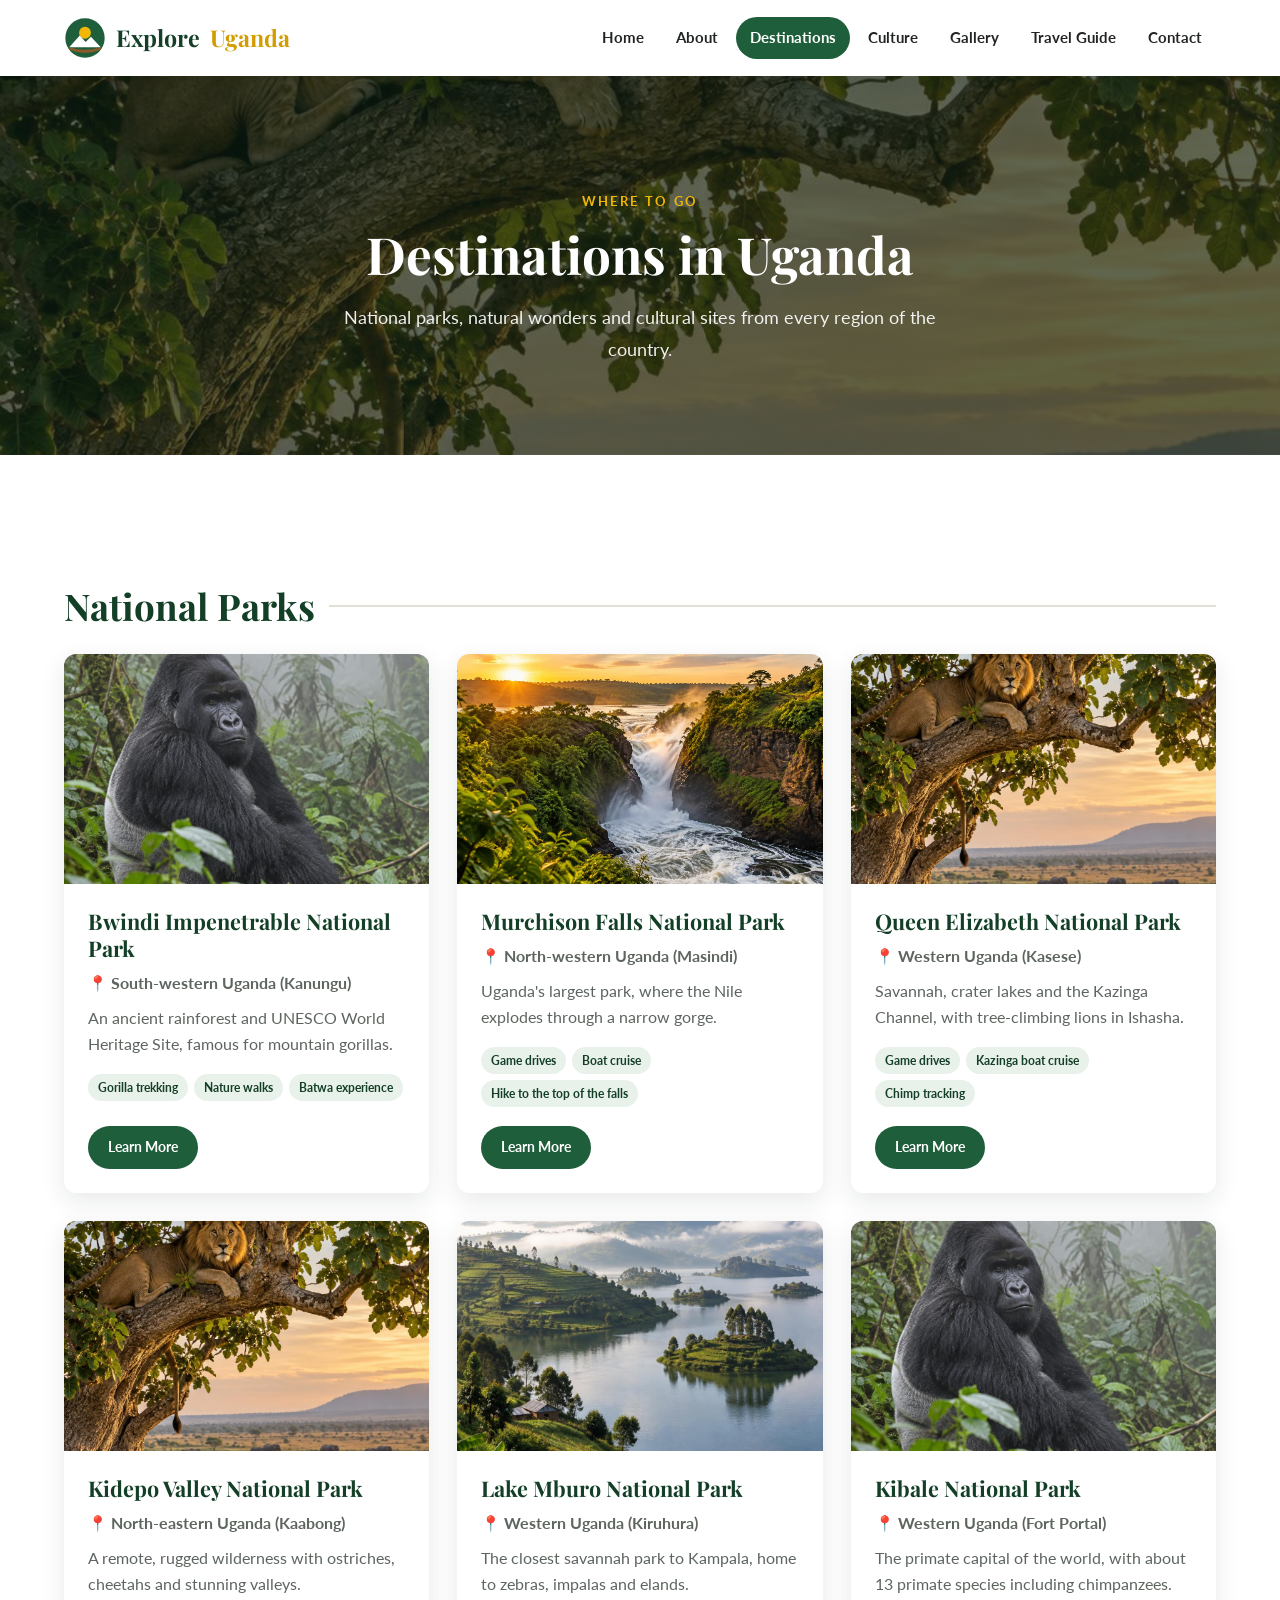
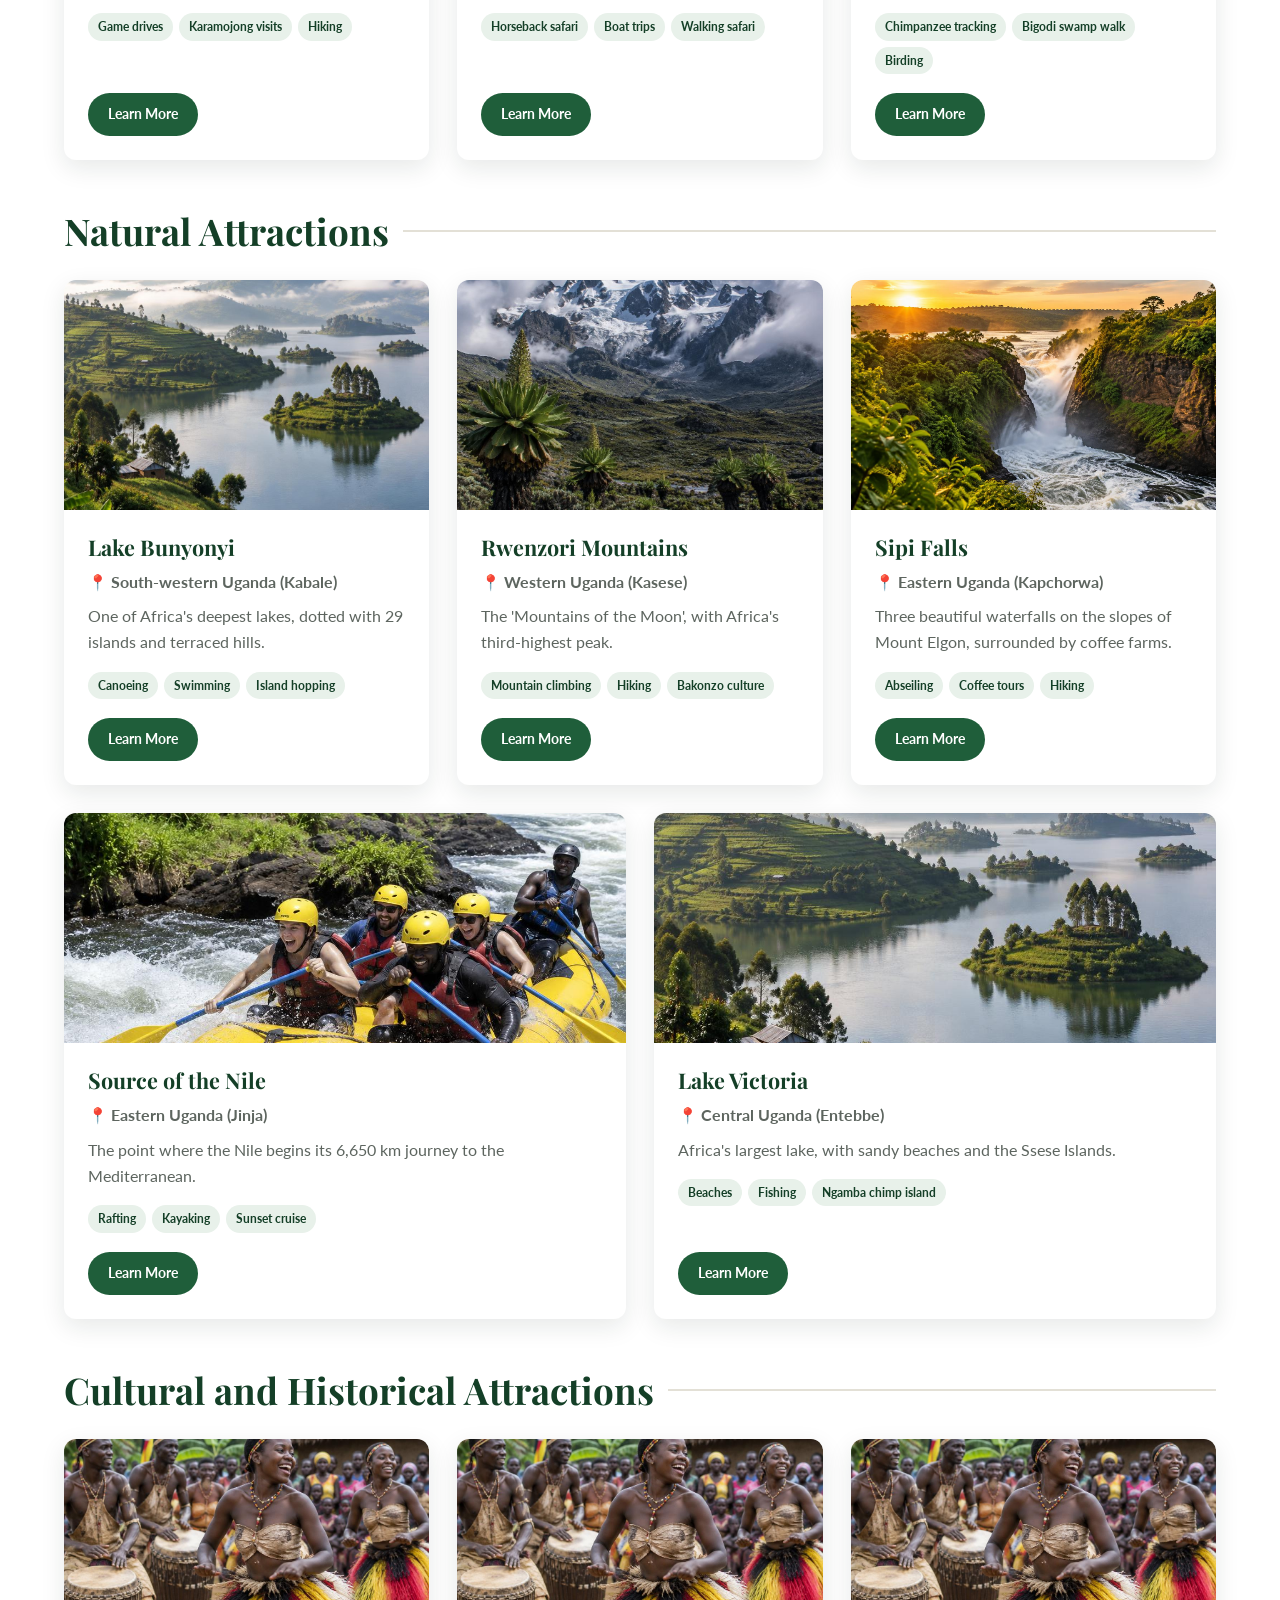
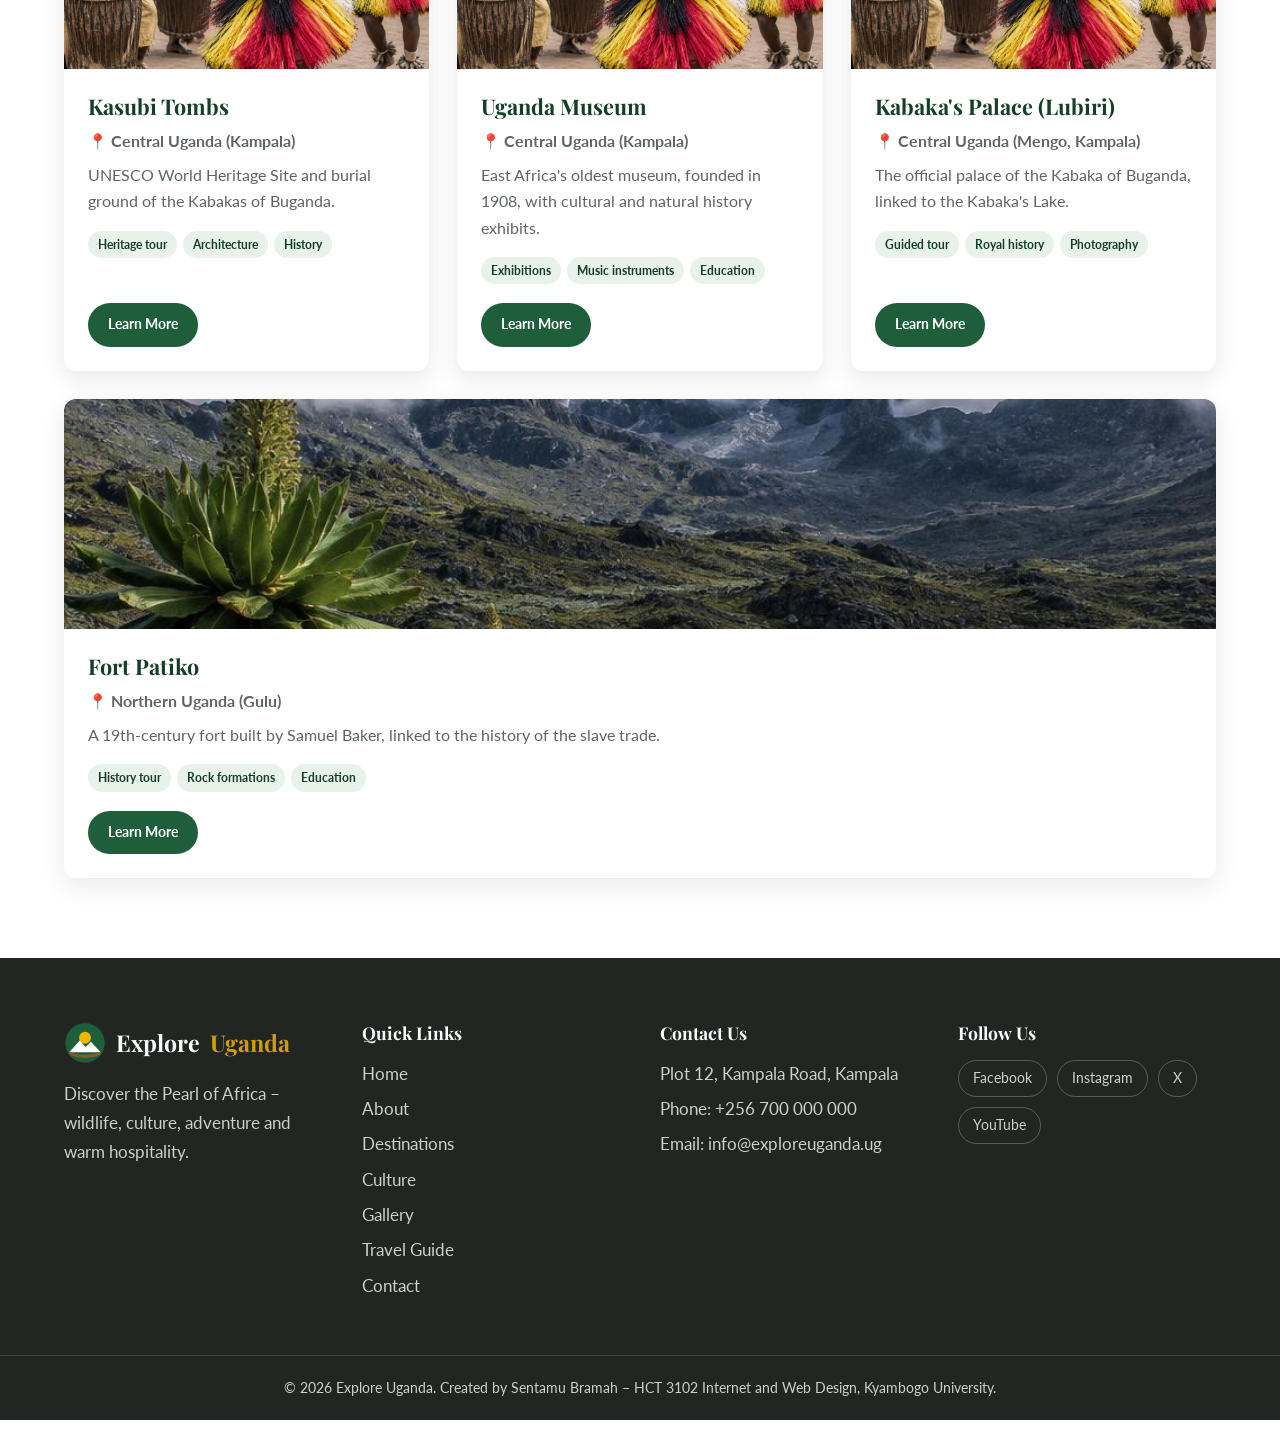
<file: public/explore-uganda/destinations.html>
<!DOCTYPE html>
<html lang="en">
<head>
  <!-- Basic page information -->
  <meta charset="UTF-8">
  <meta name="viewport" content="width=device-width, initial-scale=1.0">
  <meta name="description" content="Directory of Uganda's national parks, natural attractions and cultural heritage sites.">
  <title>Destinations | Explore Uganda</title>
  <!-- Favicon (small icon in the browser tab) -->
  <link rel="icon" href="images/favicon.svg" type="image/svg+xml">
  <!-- Google Fonts -->
  <link rel="preconnect" href="https://fonts.googleapis.com">
  <link rel="preconnect" href="https://fonts.gstatic.com" crossorigin>
  <link href="https://fonts.googleapis.com/css2?family=Lato:wght@400;700&family=Playfair+Display:ital,wght@0,600;0,700;1,600&display=swap" rel="stylesheet">
  <!-- One external stylesheet shared by every page -->
  <link rel="stylesheet" href="css/style.css">
</head>
<body>

  <!-- ===== HEADER & NAVIGATION ===== -->
  <header class="site-header">
    <div class="container nav-bar">
      <a href="index.html" class="logo"><img src="images/favicon.svg" alt="Explore Uganda logo" width="42" height="42"> Explore <span>Uganda</span></a>
      <button class="menu-toggle" aria-label="Open menu" aria-expanded="false">&#9776;</button>
      <nav aria-label="Main navigation">
        <ul class="nav-links">
          <li><a href="index.html">Home</a></li>
          <li><a href="about.html">About</a></li>
          <li><a href="destinations.html">Destinations</a></li>
          <li><a href="culture.html">Culture</a></li>
          <li><a href="gallery.html">Gallery</a></li>
          <li><a href="travel-guide.html">Travel Guide</a></li>
          <li><a href="contact.html">Contact</a></li>
        </ul>
      </nav>
    </div>
  </header>

  <!-- ===== MAIN CONTENT ===== -->
  <main>
    <!-- Page banner -->
    <section class="page-banner banner-dest">
      <div class="container">
        <span class="eyebrow">Where to Go</span>
        <h1>Destinations in Uganda</h1>
        <p>National parks, natural wonders and cultural sites from every region of the country.</p>
      </div>
    </section>

    <section class="section">
      <div class="container">
        <!-- Category: National Parks -->
        <div class="category-heading" id="cat-1"><h2>National Parks</h2></div>
        <div class="card-grid">
        <article class="card">
          <div class="card-image"><img src="images/bwindi-gorilla.jpg" alt="Mountain gorilla in Bwindi forest" loading="lazy"></div>
          <div class="card-body">
            <h3>Bwindi Impenetrable National Park</h3>
            <p class="location">&#128205; South-western Uganda (Kanungu)</p>
            <p>An ancient rainforest and UNESCO World Heritage Site, famous for mountain gorillas.</p>
            <ul class="tags"><li>Gorilla trekking</li><li>Nature walks</li><li>Batwa experience</li></ul>
            <a href="travel-guide.html" class="btn btn-green btn-small">Learn More</a>
          </div>
        </article>
        <article class="card">
          <div class="card-image"><img src="images/murchison-falls.jpg" alt="Murchison Falls" loading="lazy"></div>
          <div class="card-body">
            <h3>Murchison Falls National Park</h3>
            <p class="location">&#128205; North-western Uganda (Masindi)</p>
            <p>Uganda's largest park, where the Nile explodes through a narrow gorge.</p>
            <ul class="tags"><li>Game drives</li><li>Boat cruise</li><li>Hike to the top of the falls</li></ul>
            <a href="travel-guide.html" class="btn btn-green btn-small">Learn More</a>
          </div>
        </article>
        <article class="card">
          <div class="card-image"><img src="images/queen-elizabeth.jpg" alt="Tree-climbing lion" loading="lazy"></div>
          <div class="card-body">
            <h3>Queen Elizabeth National Park</h3>
            <p class="location">&#128205; Western Uganda (Kasese)</p>
            <p>Savannah, crater lakes and the Kazinga Channel, with tree-climbing lions in Ishasha.</p>
            <ul class="tags"><li>Game drives</li><li>Kazinga boat cruise</li><li>Chimp tracking</li></ul>
            <a href="travel-guide.html" class="btn btn-green btn-small">Learn More</a>
          </div>
        </article>
        <article class="card">
          <div class="card-image"><img src="images/queen-elizabeth.jpg" alt="Open savannah in Kidepo Valley" loading="lazy"></div>
          <div class="card-body">
            <h3>Kidepo Valley National Park</h3>
            <p class="location">&#128205; North-eastern Uganda (Kaabong)</p>
            <p>A remote, rugged wilderness with ostriches, cheetahs and stunning valleys.</p>
            <ul class="tags"><li>Game drives</li><li>Karamojong visits</li><li>Hiking</li></ul>
            <a href="travel-guide.html" class="btn btn-green btn-small">Learn More</a>
          </div>
        </article>
        <article class="card">
          <div class="card-image"><img src="images/lake-bunyonyi.jpg" alt="Lake and hills in Lake Mburo area" loading="lazy"></div>
          <div class="card-body">
            <h3>Lake Mburo National Park</h3>
            <p class="location">&#128205; Western Uganda (Kiruhura)</p>
            <p>The closest savannah park to Kampala, home to zebras, impalas and elands.</p>
            <ul class="tags"><li>Horseback safari</li><li>Boat trips</li><li>Walking safari</li></ul>
            <a href="travel-guide.html" class="btn btn-green btn-small">Learn More</a>
          </div>
        </article>
        <article class="card">
          <div class="card-image"><img src="images/bwindi-gorilla.jpg" alt="Kibale tropical forest" loading="lazy"></div>
          <div class="card-body">
            <h3>Kibale National Park</h3>
            <p class="location">&#128205; Western Uganda (Fort Portal)</p>
            <p>The primate capital of the world, with about 13 primate species including chimpanzees.</p>
            <ul class="tags"><li>Chimpanzee tracking</li><li>Bigodi swamp walk</li><li>Birding</li></ul>
            <a href="travel-guide.html" class="btn btn-green btn-small">Learn More</a>
          </div>
        </article>
        </div>
        <!-- Category: Natural Attractions -->
        <div class="category-heading" id="cat-2"><h2>Natural Attractions</h2></div>
        <div class="card-grid">
        <article class="card">
          <div class="card-image"><img src="images/lake-bunyonyi.jpg" alt="Lake Bunyonyi islands" loading="lazy"></div>
          <div class="card-body">
            <h3>Lake Bunyonyi</h3>
            <p class="location">&#128205; South-western Uganda (Kabale)</p>
            <p>One of Africa's deepest lakes, dotted with 29 islands and terraced hills.</p>
            <ul class="tags"><li>Canoeing</li><li>Swimming</li><li>Island hopping</li></ul>
            <a href="travel-guide.html" class="btn btn-green btn-small">Learn More</a>
          </div>
        </article>
        <article class="card">
          <div class="card-image"><img src="images/rwenzori.jpg" alt="Rwenzori Mountains" loading="lazy"></div>
          <div class="card-body">
            <h3>Rwenzori Mountains</h3>
            <p class="location">&#128205; Western Uganda (Kasese)</p>
            <p>The 'Mountains of the Moon', with Africa's third-highest peak.</p>
            <ul class="tags"><li>Mountain climbing</li><li>Hiking</li><li>Bakonzo culture</li></ul>
            <a href="travel-guide.html" class="btn btn-green btn-small">Learn More</a>
          </div>
        </article>
        <article class="card">
          <div class="card-image"><img src="images/murchison-falls.jpg" alt="Waterfall surrounded by green forest" loading="lazy"></div>
          <div class="card-body">
            <h3>Sipi Falls</h3>
            <p class="location">&#128205; Eastern Uganda (Kapchorwa)</p>
            <p>Three beautiful waterfalls on the slopes of Mount Elgon, surrounded by coffee farms.</p>
            <ul class="tags"><li>Abseiling</li><li>Coffee tours</li><li>Hiking</li></ul>
            <a href="travel-guide.html" class="btn btn-green btn-small">Learn More</a>
          </div>
        </article>
        <article class="card">
          <div class="card-image"><img src="images/source-of-nile.jpg" alt="Rafters on the Nile" loading="lazy"></div>
          <div class="card-body">
            <h3>Source of the Nile</h3>
            <p class="location">&#128205; Eastern Uganda (Jinja)</p>
            <p>The point where the Nile begins its 6,650 km journey to the Mediterranean.</p>
            <ul class="tags"><li>Rafting</li><li>Kayaking</li><li>Sunset cruise</li></ul>
            <a href="travel-guide.html" class="btn btn-green btn-small">Learn More</a>
          </div>
        </article>
        <article class="card">
          <div class="card-image"><img src="images/lake-bunyonyi.jpg" alt="Calm lake waters" loading="lazy"></div>
          <div class="card-body">
            <h3>Lake Victoria</h3>
            <p class="location">&#128205; Central Uganda (Entebbe)</p>
            <p>Africa's largest lake, with sandy beaches and the Ssese Islands.</p>
            <ul class="tags"><li>Beaches</li><li>Fishing</li><li>Ngamba chimp island</li></ul>
            <a href="travel-guide.html" class="btn btn-green btn-small">Learn More</a>
          </div>
        </article>
        </div>
        <!-- Category: Cultural and Historical Attractions -->
        <div class="category-heading" id="cat-3"><h2>Cultural and Historical Attractions</h2></div>
        <div class="card-grid">
        <article class="card">
          <div class="card-image"><img src="images/cultural-dance.jpg" alt="Traditional Buganda culture" loading="lazy"></div>
          <div class="card-body">
            <h3>Kasubi Tombs</h3>
            <p class="location">&#128205; Central Uganda (Kampala)</p>
            <p>UNESCO World Heritage Site and burial ground of the Kabakas of Buganda.</p>
            <ul class="tags"><li>Heritage tour</li><li>Architecture</li><li>History</li></ul>
            <a href="travel-guide.html" class="btn btn-green btn-small">Learn More</a>
          </div>
        </article>
        <article class="card">
          <div class="card-image"><img src="images/cultural-dance.jpg" alt="Ugandan cultural heritage" loading="lazy"></div>
          <div class="card-body">
            <h3>Uganda Museum</h3>
            <p class="location">&#128205; Central Uganda (Kampala)</p>
            <p>East Africa's oldest museum, founded in 1908, with cultural and natural history exhibits.</p>
            <ul class="tags"><li>Exhibitions</li><li>Music instruments</li><li>Education</li></ul>
            <a href="travel-guide.html" class="btn btn-green btn-small">Learn More</a>
          </div>
        </article>
        <article class="card">
          <div class="card-image"><img src="images/cultural-dance.jpg" alt="Buganda royal culture" loading="lazy"></div>
          <div class="card-body">
            <h3>Kabaka's Palace (Lubiri)</h3>
            <p class="location">&#128205; Central Uganda (Mengo, Kampala)</p>
            <p>The official palace of the Kabaka of Buganda, linked to the Kabaka's Lake.</p>
            <ul class="tags"><li>Guided tour</li><li>Royal history</li><li>Photography</li></ul>
            <a href="travel-guide.html" class="btn btn-green btn-small">Learn More</a>
          </div>
        </article>
        <article class="card">
          <div class="card-image"><img src="images/rwenzori.jpg" alt="Historic landscape in northern Uganda" loading="lazy"></div>
          <div class="card-body">
            <h3>Fort Patiko</h3>
            <p class="location">&#128205; Northern Uganda (Gulu)</p>
            <p>A 19th-century fort built by Samuel Baker, linked to the history of the slave trade.</p>
            <ul class="tags"><li>History tour</li><li>Rock formations</li><li>Education</li></ul>
            <a href="travel-guide.html" class="btn btn-green btn-small">Learn More</a>
          </div>
        </article>
        </div>
      </div>
    </section>

  </main>

  <!-- ===== FOOTER ===== -->
  <footer class="site-footer">
    <div class="container footer-grid">
      <div>
        <a href="index.html" class="logo"><img src="images/favicon.svg" alt="Explore Uganda logo" width="42" height="42"> Explore <span>Uganda</span></a>
        <p>Discover the Pearl of Africa &ndash; wildlife, culture, adventure and warm hospitality.</p>
      </div>
      <div>
        <h4>Quick Links</h4>
        <ul>
          <li><a href="index.html">Home</a></li>
          <li><a href="about.html">About</a></li>
          <li><a href="destinations.html">Destinations</a></li>
          <li><a href="culture.html">Culture</a></li>
          <li><a href="gallery.html">Gallery</a></li>
          <li><a href="travel-guide.html">Travel Guide</a></li>
          <li><a href="contact.html">Contact</a></li>
        </ul>
      </div>
      <div>
        <h4>Contact Us</h4>
        <ul>
          <li>Plot 12, Kampala Road, Kampala</li>
          <li>Phone: <a href="tel:+256700000000">+256 700 000 000</a></li>
          <li>Email: <a href="mailto:info@exploreuganda.ug">info@exploreuganda.ug</a></li>
        </ul>
      </div>
      <div>
        <h4>Follow Us</h4>
        <div class="social">
          <a href="https://www.facebook.com" target="_blank" rel="noopener">Facebook</a>
          <a href="https://www.instagram.com" target="_blank" rel="noopener">Instagram</a>
          <a href="https://www.x.com" target="_blank" rel="noopener">X</a>
          <a href="https://www.youtube.com" target="_blank" rel="noopener">YouTube</a>
        </div>
      </div>
    </div>
    <p class="copyright">&copy; <span class="year">2026</span> Explore Uganda. Created by Sentamu Bramah &ndash; HCT 3102 Internet and Web Design, Kyambogo University.</p>
  </footer>

  <!-- JavaScript file (loaded at the end so the page appears first) -->
  <script src="js/script.js"></script>
</body>
</html>
</file>
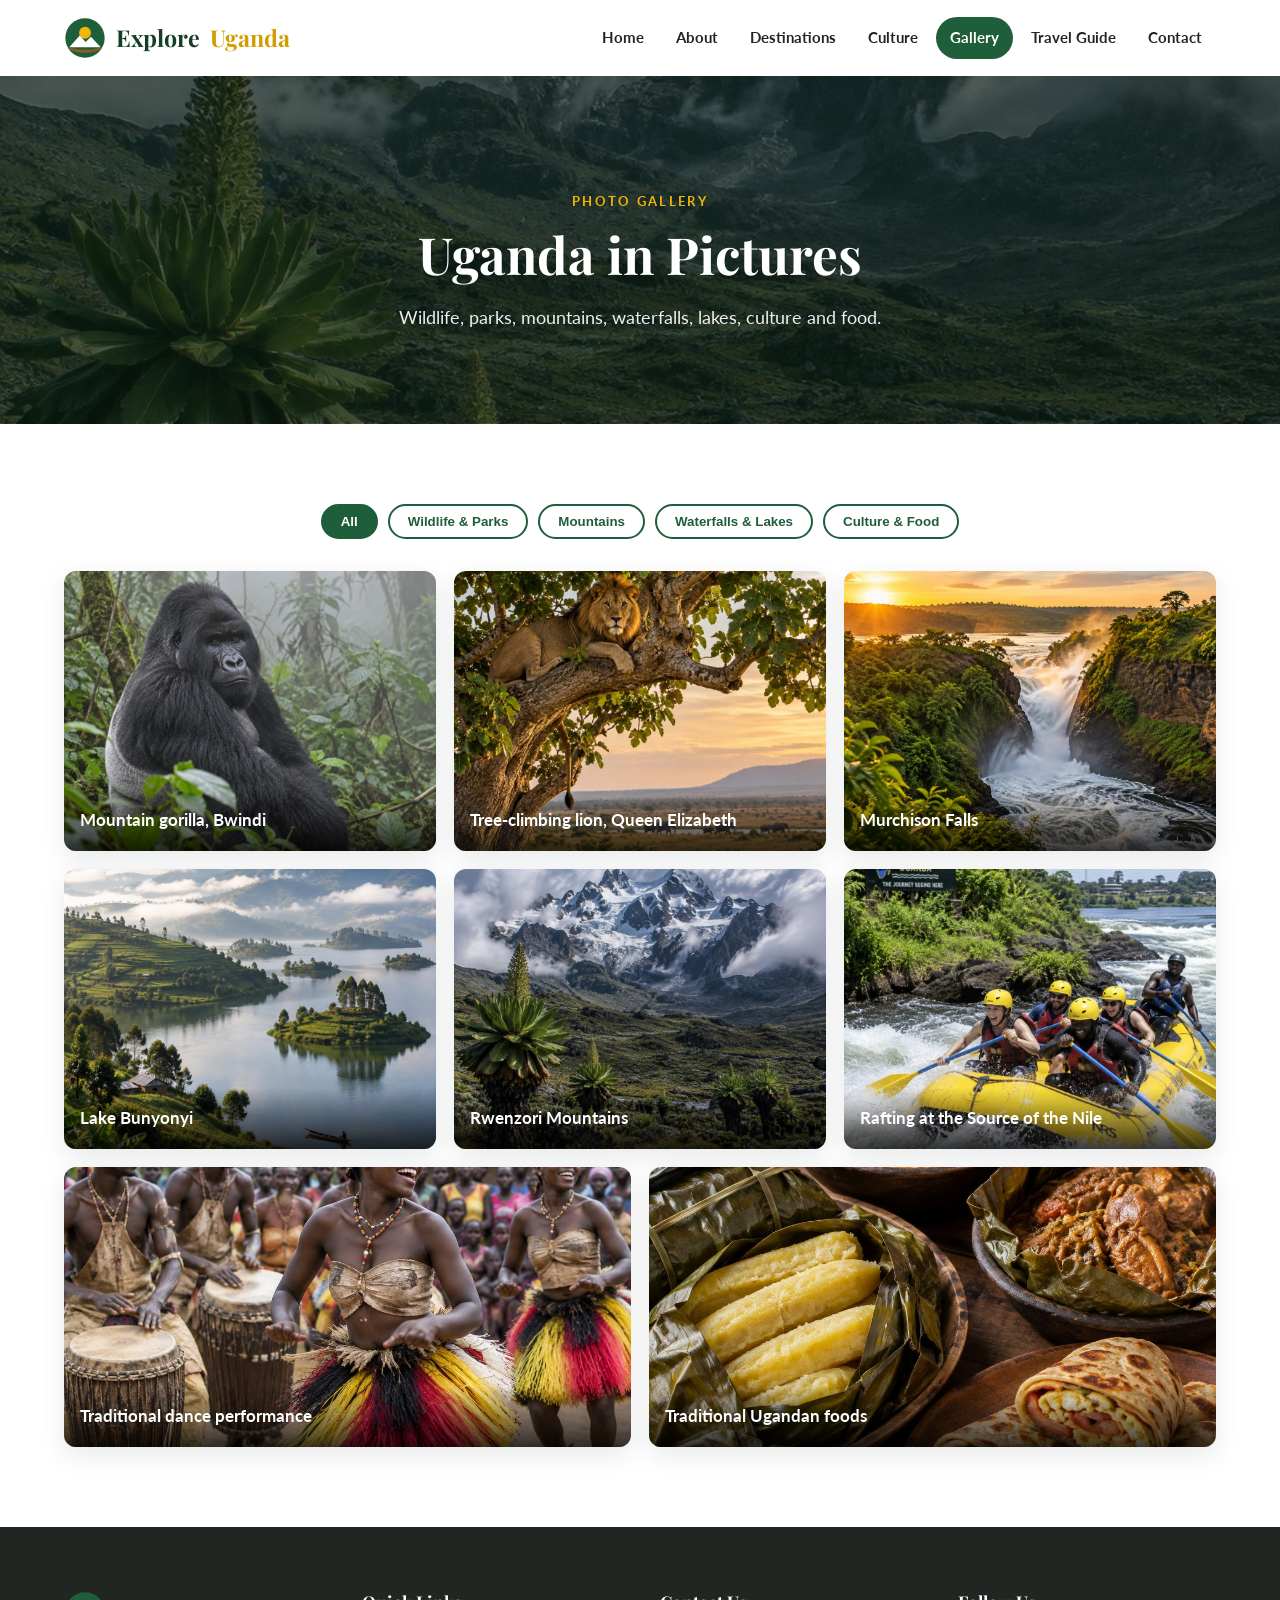
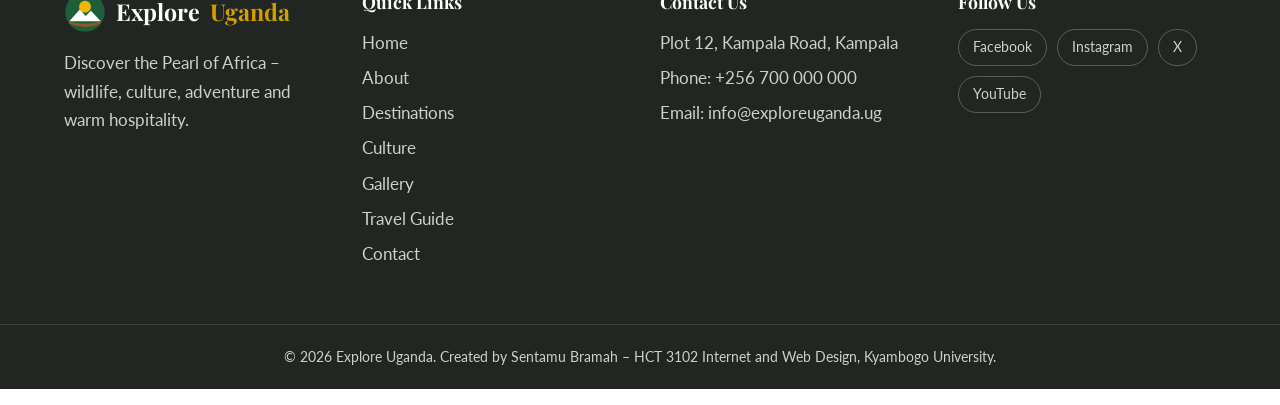
<file: public/explore-uganda/gallery.html>
<!DOCTYPE html>
<html lang="en">
<head>
  <!-- Basic page information -->
  <meta charset="UTF-8">
  <meta name="viewport" content="width=device-width, initial-scale=1.0">
  <meta name="description" content="Photo gallery of Uganda's wildlife, national parks, mountains, lakes, culture and food.">
  <title>Gallery | Explore Uganda</title>
  <!-- Favicon (small icon in the browser tab) -->
  <link rel="icon" href="images/favicon.svg" type="image/svg+xml">
  <!-- Google Fonts -->
  <link rel="preconnect" href="https://fonts.googleapis.com">
  <link rel="preconnect" href="https://fonts.gstatic.com" crossorigin>
  <link href="https://fonts.googleapis.com/css2?family=Lato:wght@400;700&family=Playfair+Display:ital,wght@0,600;0,700;1,600&display=swap" rel="stylesheet">
  <!-- One external stylesheet shared by every page -->
  <link rel="stylesheet" href="css/style.css">
</head>
<body>

  <!-- ===== HEADER & NAVIGATION ===== -->
  <header class="site-header">
    <div class="container nav-bar">
      <a href="index.html" class="logo"><img src="images/favicon.svg" alt="Explore Uganda logo" width="42" height="42"> Explore <span>Uganda</span></a>
      <button class="menu-toggle" aria-label="Open menu" aria-expanded="false">&#9776;</button>
      <nav aria-label="Main navigation">
        <ul class="nav-links">
          <li><a href="index.html">Home</a></li>
          <li><a href="about.html">About</a></li>
          <li><a href="destinations.html">Destinations</a></li>
          <li><a href="culture.html">Culture</a></li>
          <li><a href="gallery.html">Gallery</a></li>
          <li><a href="travel-guide.html">Travel Guide</a></li>
          <li><a href="contact.html">Contact</a></li>
        </ul>
      </nav>
    </div>
  </header>

  <!-- ===== MAIN CONTENT ===== -->
  <main>
    <!-- Page banner -->
    <section class="page-banner banner-gallery">
      <div class="container">
        <span class="eyebrow">Photo Gallery</span>
        <h1>Uganda in Pictures</h1>
        <p>Wildlife, parks, mountains, waterfalls, lakes, culture and food.</p>
      </div>
    </section>

    <section class="section">
      <div class="container">
        <!-- Filter buttons (handled by js/script.js) -->
        <div class="gallery-filters">
          <button class="filter-btn active" data-filter="all">All</button>
          <button class="filter-btn" data-filter="wildlife">Wildlife &amp; Parks</button>
          <button class="filter-btn" data-filter="mountains">Mountains</button>
          <button class="filter-btn" data-filter="water">Waterfalls &amp; Lakes</button>
          <button class="filter-btn" data-filter="culture">Culture &amp; Food</button>
        </div>
        <div class="gallery">
          <figure data-category="wildlife">
            <img src="images/bwindi-gorilla.jpg" alt="Silverback mountain gorilla sitting in Bwindi forest" loading="lazy">
            <figcaption>Mountain gorilla, Bwindi</figcaption>
          </figure>
          <figure data-category="wildlife">
            <img src="images/queen-elizabeth.jpg" alt="Lion lying on a tree branch with elephants in the background" loading="lazy">
            <figcaption>Tree-climbing lion, Queen Elizabeth</figcaption>
          </figure>
          <figure data-category="water">
            <img src="images/murchison-falls.jpg" alt="Murchison Falls pouring through a rocky gorge at sunset" loading="lazy">
            <figcaption>Murchison Falls</figcaption>
          </figure>
          <figure data-category="water">
            <img src="images/lake-bunyonyi.jpg" alt="Islands and a canoe on Lake Bunyonyi" loading="lazy">
            <figcaption>Lake Bunyonyi</figcaption>
          </figure>
          <figure data-category="mountains">
            <img src="images/rwenzori.jpg" alt="Glaciers on the Rwenzori Mountains above giant lobelias" loading="lazy">
            <figcaption>Rwenzori Mountains</figcaption>
          </figure>
          <figure data-category="water">
            <img src="images/source-of-nile.jpg" alt="Tourists rafting white water on the Nile at Jinja" loading="lazy">
            <figcaption>Rafting at the Source of the Nile</figcaption>
          </figure>
          <figure data-category="culture">
            <img src="images/cultural-dance.jpg" alt="Dancers in colourful skirts performing to drums" loading="lazy">
            <figcaption>Traditional dance performance</figcaption>
          </figure>
          <figure data-category="culture">
            <img src="images/ugandan-food.jpg" alt="Plates of matooke, luwombo, groundnut sauce and rolex" loading="lazy">
            <figcaption>Traditional Ugandan foods</figcaption>
          </figure>
        </div>
      </div>
    </section>

  </main>

  <!-- ===== FOOTER ===== -->
  <footer class="site-footer">
    <div class="container footer-grid">
      <div>
        <a href="index.html" class="logo"><img src="images/favicon.svg" alt="Explore Uganda logo" width="42" height="42"> Explore <span>Uganda</span></a>
        <p>Discover the Pearl of Africa &ndash; wildlife, culture, adventure and warm hospitality.</p>
      </div>
      <div>
        <h4>Quick Links</h4>
        <ul>
          <li><a href="index.html">Home</a></li>
          <li><a href="about.html">About</a></li>
          <li><a href="destinations.html">Destinations</a></li>
          <li><a href="culture.html">Culture</a></li>
          <li><a href="gallery.html">Gallery</a></li>
          <li><a href="travel-guide.html">Travel Guide</a></li>
          <li><a href="contact.html">Contact</a></li>
        </ul>
      </div>
      <div>
        <h4>Contact Us</h4>
        <ul>
          <li>Plot 12, Kampala Road, Kampala</li>
          <li>Phone: <a href="tel:+256700000000">+256 700 000 000</a></li>
          <li>Email: <a href="mailto:info@exploreuganda.ug">info@exploreuganda.ug</a></li>
        </ul>
      </div>
      <div>
        <h4>Follow Us</h4>
        <div class="social">
          <a href="https://www.facebook.com" target="_blank" rel="noopener">Facebook</a>
          <a href="https://www.instagram.com" target="_blank" rel="noopener">Instagram</a>
          <a href="https://www.x.com" target="_blank" rel="noopener">X</a>
          <a href="https://www.youtube.com" target="_blank" rel="noopener">YouTube</a>
        </div>
      </div>
    </div>
    <p class="copyright">&copy; <span class="year">2026</span> Explore Uganda. Created by Sentamu Bramah &ndash; HCT 3102 Internet and Web Design, Kyambogo University.</p>
  </footer>

  <!-- JavaScript file (loaded at the end so the page appears first) -->
  <script src="js/script.js"></script>
</body>
</html>
</file>
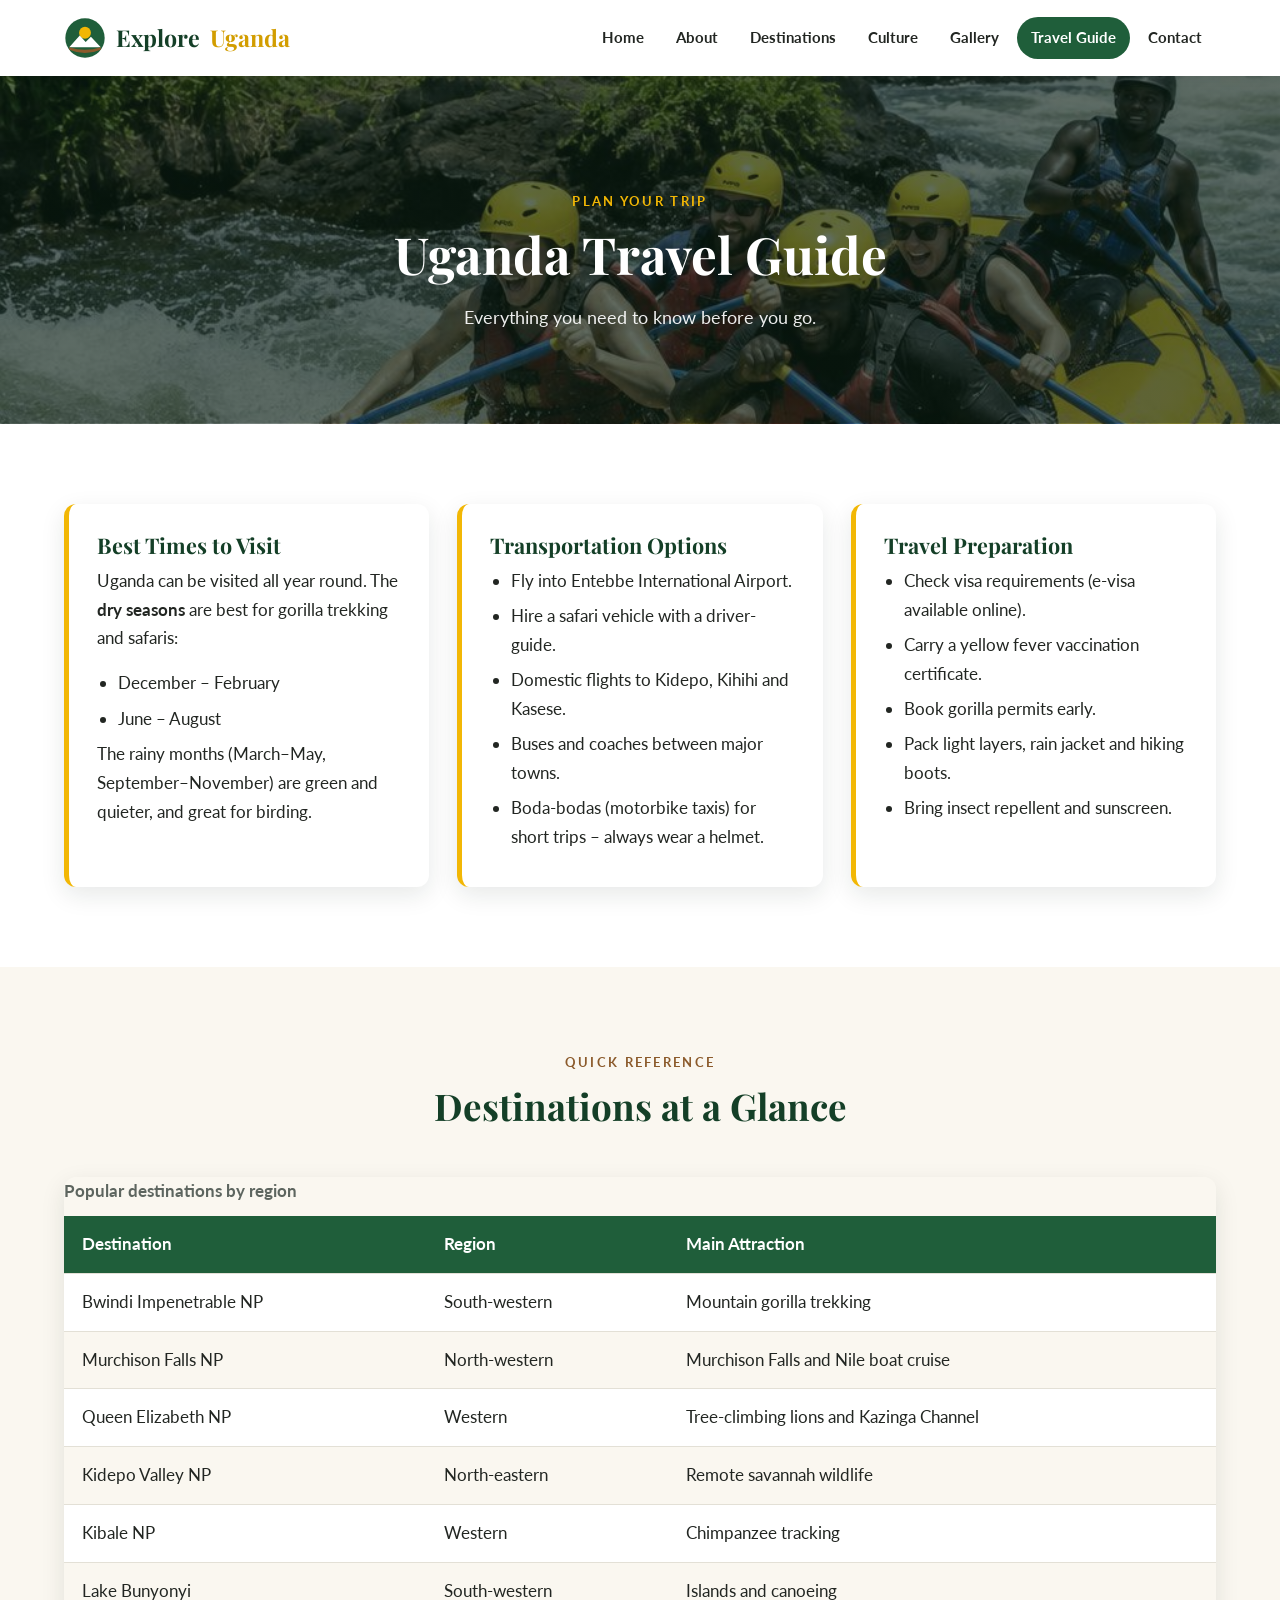
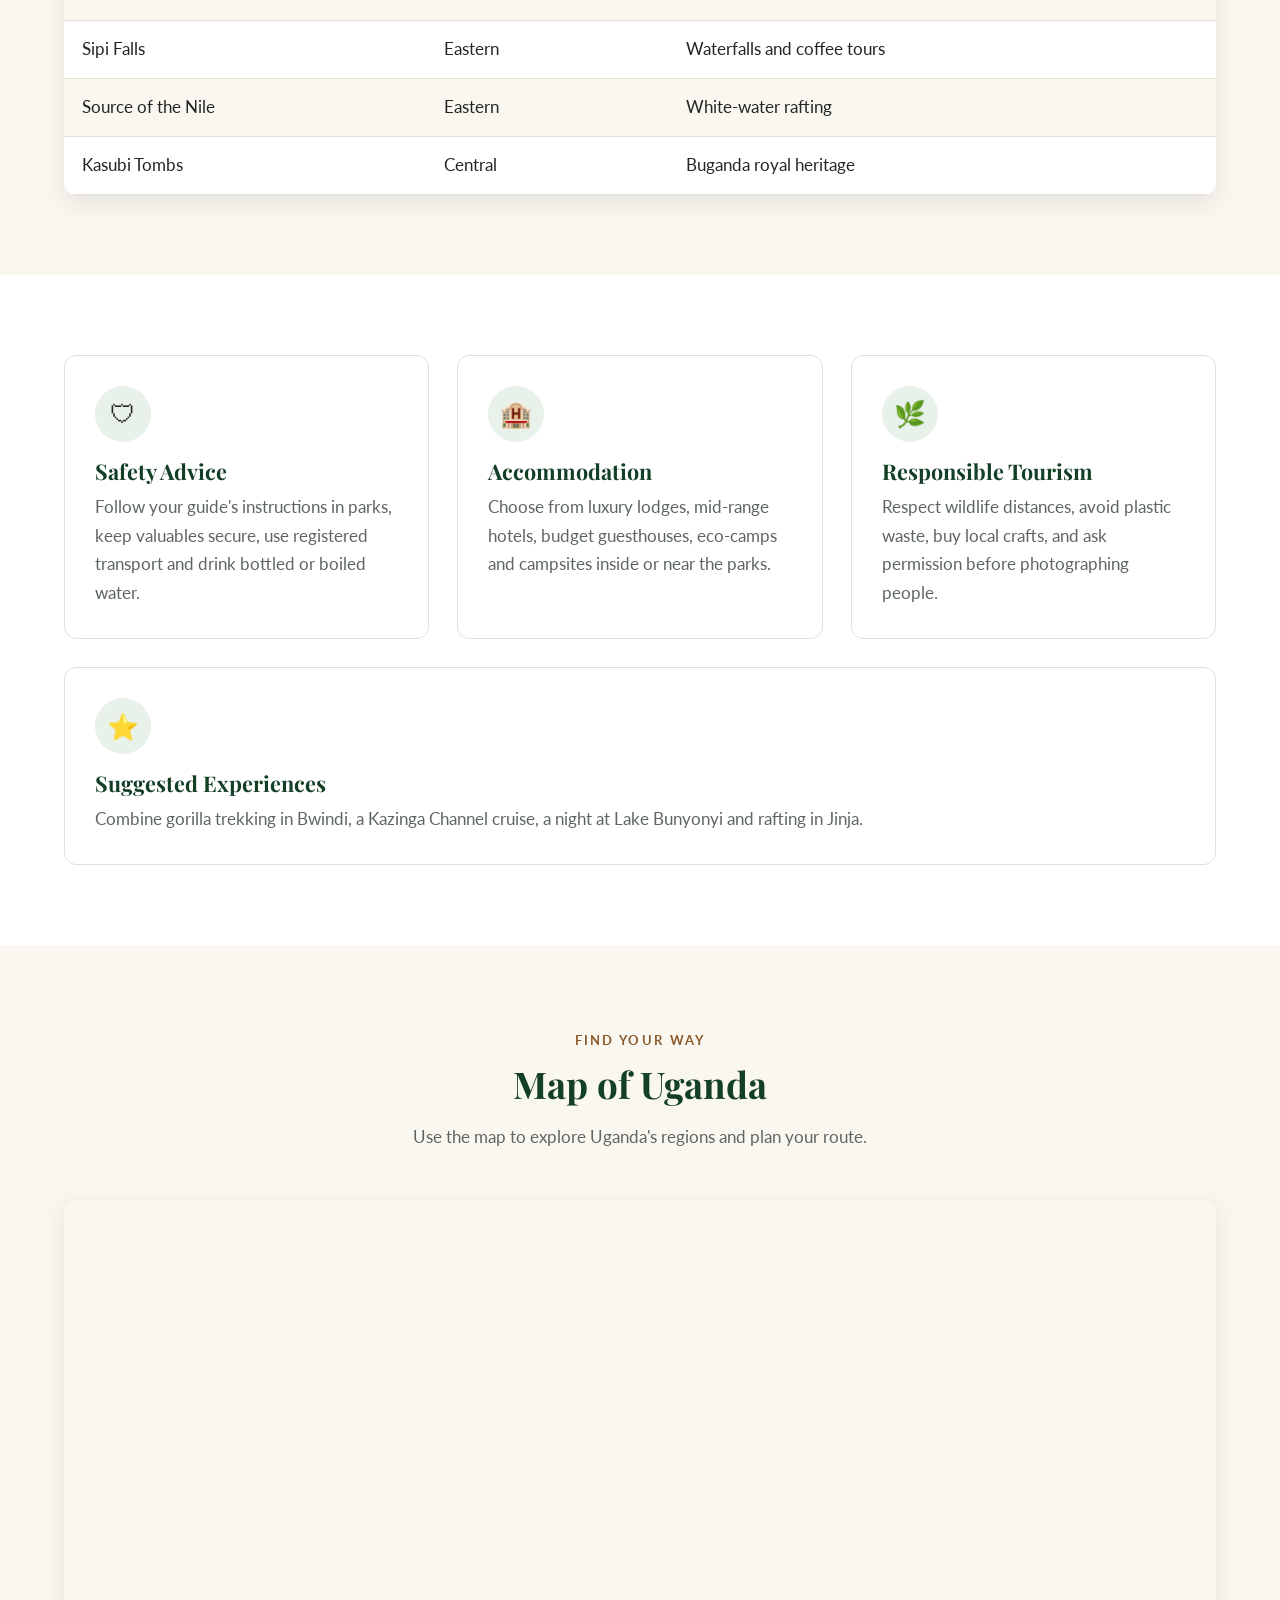
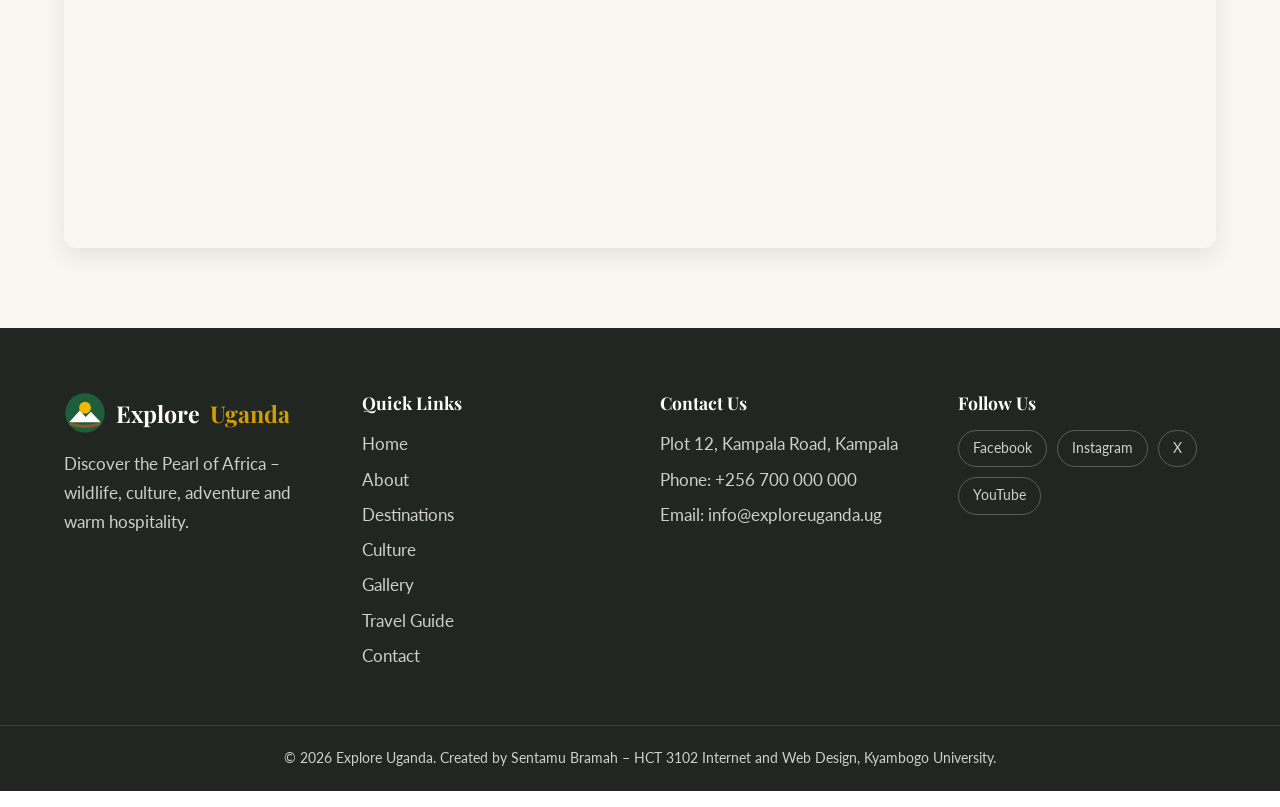
<file: public/explore-uganda/travel-guide.html>
<!DOCTYPE html>
<html lang="en">
<head>
  <!-- Basic page information -->
  <meta charset="UTF-8">
  <meta name="viewport" content="width=device-width, initial-scale=1.0">
  <meta name="description" content="Best times to visit, transport, safety, accommodation and a destination table for Uganda.">
  <title>Travel Guide | Explore Uganda</title>
  <!-- Favicon (small icon in the browser tab) -->
  <link rel="icon" href="images/favicon.svg" type="image/svg+xml">
  <!-- Google Fonts -->
  <link rel="preconnect" href="https://fonts.googleapis.com">
  <link rel="preconnect" href="https://fonts.gstatic.com" crossorigin>
  <link href="https://fonts.googleapis.com/css2?family=Lato:wght@400;700&family=Playfair+Display:ital,wght@0,600;0,700;1,600&display=swap" rel="stylesheet">
  <!-- One external stylesheet shared by every page -->
  <link rel="stylesheet" href="css/style.css">
</head>
<body>

  <!-- ===== HEADER & NAVIGATION ===== -->
  <header class="site-header">
    <div class="container nav-bar">
      <a href="index.html" class="logo"><img src="images/favicon.svg" alt="Explore Uganda logo" width="42" height="42"> Explore <span>Uganda</span></a>
      <button class="menu-toggle" aria-label="Open menu" aria-expanded="false">&#9776;</button>
      <nav aria-label="Main navigation">
        <ul class="nav-links">
          <li><a href="index.html">Home</a></li>
          <li><a href="about.html">About</a></li>
          <li><a href="destinations.html">Destinations</a></li>
          <li><a href="culture.html">Culture</a></li>
          <li><a href="gallery.html">Gallery</a></li>
          <li><a href="travel-guide.html">Travel Guide</a></li>
          <li><a href="contact.html">Contact</a></li>
        </ul>
      </nav>
    </div>
  </header>

  <!-- ===== MAIN CONTENT ===== -->
  <main>
    <!-- Page banner -->
    <section class="page-banner banner-guide">
      <div class="container">
        <span class="eyebrow">Plan Your Trip</span>
        <h1>Uganda Travel Guide</h1>
        <p>Everything you need to know before you go.</p>
      </div>
    </section>

    <!-- Seasons & transport -->
    <section class="section">
      <div class="container">
        <div class="card-grid">
          <div class="info-box">
            <h3>Best Times to Visit</h3>
            <p>Uganda can be visited all year round. The <strong>dry seasons</strong> are best for gorilla trekking and safaris:</p>
            <ul>
              <li>December &ndash; February</li>
              <li>June &ndash; August</li>
            </ul>
            <p>The rainy months (March&ndash;May, September&ndash;November) are green and quieter, and great for birding.</p>
          </div>
          <div class="info-box">
            <h3>Transportation Options</h3>
            <ul>
              <li>Fly into Entebbe International Airport.</li>
              <li>Hire a safari vehicle with a driver-guide.</li>
              <li>Domestic flights to Kidepo, Kihihi and Kasese.</li>
              <li>Buses and coaches between major towns.</li>
              <li>Boda-bodas (motorbike taxis) for short trips &ndash; always wear a helmet.</li>
            </ul>
          </div>
          <div class="info-box">
            <h3>Travel Preparation</h3>
            <ul>
              <li>Check visa requirements (e-visa available online).</li>
              <li>Carry a yellow fever vaccination certificate.</li>
              <li>Book gorilla permits early.</li>
              <li>Pack light layers, rain jacket and hiking boots.</li>
              <li>Bring insect repellent and sunscreen.</li>
            </ul>
          </div>
        </div>
      </div>
    </section>

    <!-- Table -->
    <section class="section section-alt">
      <div class="container">
        <div class="section-title">
          <span class="eyebrow">Quick Reference</span>
          <h2>Destinations at a Glance</h2>
        </div>
        <div class="table-wrapper">
          <table>
            <caption>Popular destinations by region</caption>
            <thead>
              <tr>
                <th scope="col">Destination</th>
                <th scope="col">Region</th>
                <th scope="col">Main Attraction</th>
              </tr>
            </thead>
            <tbody>
              <tr><td>Bwindi Impenetrable NP</td><td>South-western</td><td>Mountain gorilla trekking</td></tr>
              <tr><td>Murchison Falls NP</td><td>North-western</td><td>Murchison Falls and Nile boat cruise</td></tr>
              <tr><td>Queen Elizabeth NP</td><td>Western</td><td>Tree-climbing lions and Kazinga Channel</td></tr>
              <tr><td>Kidepo Valley NP</td><td>North-eastern</td><td>Remote savannah wildlife</td></tr>
              <tr><td>Kibale NP</td><td>Western</td><td>Chimpanzee tracking</td></tr>
              <tr><td>Lake Bunyonyi</td><td>South-western</td><td>Islands and canoeing</td></tr>
              <tr><td>Sipi Falls</td><td>Eastern</td><td>Waterfalls and coffee tours</td></tr>
              <tr><td>Source of the Nile</td><td>Eastern</td><td>White-water rafting</td></tr>
              <tr><td>Kasubi Tombs</td><td>Central</td><td>Buganda royal heritage</td></tr>
            </tbody>
          </table>
        </div>
      </div>
    </section>

    <!-- Safety, accommodation, responsible tourism -->
    <section class="section">
      <div class="container">
        <div class="card-grid">
        <div class="feature">
          <div class="icon" aria-hidden="true">&#128737;</div>
          <h3>Safety Advice</h3>
          <p>Follow your guide's instructions in parks, keep valuables secure, use registered transport and drink bottled or boiled water.</p>
        </div>
        <div class="feature">
          <div class="icon" aria-hidden="true">&#127976;</div>
          <h3>Accommodation</h3>
          <p>Choose from luxury lodges, mid-range hotels, budget guesthouses, eco-camps and campsites inside or near the parks.</p>
        </div>
        <div class="feature">
          <div class="icon" aria-hidden="true">&#127807;</div>
          <h3>Responsible Tourism</h3>
          <p>Respect wildlife distances, avoid plastic waste, buy local crafts, and ask permission before photographing people.</p>
        </div>
        <div class="feature">
          <div class="icon" aria-hidden="true">&#11088;</div>
          <h3>Suggested Experiences</h3>
          <p>Combine gorilla trekking in Bwindi, a Kazinga Channel cruise, a night at Lake Bunyonyi and rafting in Jinja.</p>
        </div>
        </div>
      </div>
    </section>

    <!-- Embedded map (iframe) -->
    <section class="section section-alt">
      <div class="container">
        <div class="section-title">
          <span class="eyebrow">Find Your Way</span>
          <h2>Map of Uganda</h2>
          <p>Use the map to explore Uganda's regions and plan your route.</p>
        </div>
        <div class="video-wrapper">
          <iframe src="https://www.google.com/maps?q=Uganda&amp;z=7&amp;output=embed" title="Google Map of Uganda" loading="lazy" allowfullscreen></iframe>
        </div>
      </div>
    </section>

  </main>

  <!-- ===== FOOTER ===== -->
  <footer class="site-footer">
    <div class="container footer-grid">
      <div>
        <a href="index.html" class="logo"><img src="images/favicon.svg" alt="Explore Uganda logo" width="42" height="42"> Explore <span>Uganda</span></a>
        <p>Discover the Pearl of Africa &ndash; wildlife, culture, adventure and warm hospitality.</p>
      </div>
      <div>
        <h4>Quick Links</h4>
        <ul>
          <li><a href="index.html">Home</a></li>
          <li><a href="about.html">About</a></li>
          <li><a href="destinations.html">Destinations</a></li>
          <li><a href="culture.html">Culture</a></li>
          <li><a href="gallery.html">Gallery</a></li>
          <li><a href="travel-guide.html">Travel Guide</a></li>
          <li><a href="contact.html">Contact</a></li>
        </ul>
      </div>
      <div>
        <h4>Contact Us</h4>
        <ul>
          <li>Plot 12, Kampala Road, Kampala</li>
          <li>Phone: <a href="tel:+256700000000">+256 700 000 000</a></li>
          <li>Email: <a href="mailto:info@exploreuganda.ug">info@exploreuganda.ug</a></li>
        </ul>
      </div>
      <div>
        <h4>Follow Us</h4>
        <div class="social">
          <a href="https://www.facebook.com" target="_blank" rel="noopener">Facebook</a>
          <a href="https://www.instagram.com" target="_blank" rel="noopener">Instagram</a>
          <a href="https://www.x.com" target="_blank" rel="noopener">X</a>
          <a href="https://www.youtube.com" target="_blank" rel="noopener">YouTube</a>
        </div>
      </div>
    </div>
    <p class="copyright">&copy; <span class="year">2026</span> Explore Uganda. Created by Sentamu Bramah &ndash; HCT 3102 Internet and Web Design, Kyambogo University.</p>
  </footer>

  <!-- JavaScript file (loaded at the end so the page appears first) -->
  <script src="js/script.js"></script>
</body>
</html>
</file>
<file: public/explore-uganda/css/style.css>
/* =========================================================
   EXPLORE UGANDA - MAIN STYLESHEET (css/style.css)
   One external stylesheet used by every HTML page.
   TIP: Change the colours in :root below to re-theme the whole site.
   ========================================================= */

/* ---------- 1. CSS VARIABLES (colours, fonts, spacing) ---------- */
:root {
  --green: #1f5e3a;        /* Deep forest green - primary colour */
  --green-dark: #143f27;
  --green-light: #e8f1ea;
  --gold: #f2b705;         /* Warm golden yellow - accent colour */
  --gold-dark: #d29d00;
  --brown: #8b5a2b;        /* Earthy brown */
  --white: #ffffff;
  --cream: #faf7f0;        /* Soft light background */
  --charcoal: #222622;     /* Main text colour */
  --grey: #5d655f;         /* Secondary text */
  --border: #e3e0d6;

  --font-heading: "Playfair Display", Georgia, serif;
  --font-body: "Lato", "Segoe UI", Arial, sans-serif;

  --radius: 12px;
  --shadow: 0 8px 24px rgba(20, 40, 25, 0.10);
  --shadow-hover: 0 14px 34px rgba(20, 40, 25, 0.18);
  --max-width: 1180px;
}

/* ---------- 2. GLOBAL STYLES ---------- */
* { margin: 0; padding: 0; box-sizing: border-box; }

html { scroll-behavior: smooth; }

body {
  font-family: var(--font-body);
  color: var(--charcoal);
  background-color: var(--white);
  line-height: 1.7;
  font-size: 17px;
}

img { max-width: 100%; display: block; }

a { color: var(--green); text-decoration: none; }
a:hover { color: var(--brown); }

ul, ol { padding-left: 1.3rem; }
li { margin-bottom: 0.4rem; }

/* Centered content wrapper used on every page */
.container {
  width: 90%;
  max-width: var(--max-width);
  margin: 0 auto;
}

/* ---------- 3. TYPOGRAPHY ---------- */
h1, h2, h3, h4 {
  font-family: var(--font-heading);
  line-height: 1.25;
  color: var(--green-dark);
}
h1 { font-size: 3.2rem; }
h2 { font-size: 2.3rem; margin-bottom: 1rem; }
h3 { font-size: 1.35rem; margin-bottom: 0.5rem; }
p  { margin-bottom: 1rem; }

.eyebrow {
  display: inline-block;
  font-size: 0.8rem;
  font-weight: 700;
  letter-spacing: 0.18em;
  text-transform: uppercase;
  color: var(--brown);
  margin-bottom: 0.6rem;
}

.section { padding: 80px 0; }
.section-alt { background-color: var(--cream); }
.section-title { text-align: center; max-width: 720px; margin: 0 auto 3rem; }
.section-title p { color: var(--grey); }

/* ---------- 4. HEADER & NAVIGATION ---------- */
.site-header {
  position: sticky;
  top: 0;
  z-index: 100;
  background-color: var(--white);
  box-shadow: 0 2px 12px rgba(0, 0, 0, 0.06);
}

.nav-bar {
  display: flex;
  align-items: center;
  justify-content: space-between;
  height: 76px;
}

.logo {
  display: flex;
  align-items: center;
  gap: 10px;
  font-family: var(--font-heading);
  font-size: 1.45rem;
  font-weight: 700;
  color: var(--green-dark);
}
.logo img { width: 42px; height: 42px; }
.logo span { color: var(--gold-dark); }

.nav-links {
  display: flex;
  list-style: none;
  gap: 4px;
  padding: 0;
}
.nav-links li { margin: 0; }
.nav-links a {
  display: block;
  padding: 8px 14px;
  border-radius: 999px;
  font-weight: 700;
  font-size: 0.95rem;
  color: var(--charcoal);
  transition: background-color 0.25s, color 0.25s;
}
.nav-links a:hover { background-color: var(--green-light); color: var(--green); }
.nav-links a.active { background-color: var(--green); color: var(--white); }

/* Hamburger button (only visible on small screens) */
.menu-toggle {
  display: none;
  background: none;
  border: 2px solid var(--green);
  color: var(--green);
  border-radius: 8px;
  font-size: 1.4rem;
  padding: 2px 12px;
  cursor: pointer;
}

/* ---------- 5. BUTTONS ---------- */
.btn {
  display: inline-block;
  padding: 13px 28px;
  border-radius: 999px;
  font-weight: 700;
  font-size: 0.95rem;
  border: 2px solid transparent;
  cursor: pointer;
  transition: transform 0.2s, background-color 0.25s, color 0.25s, box-shadow 0.25s;
}
.btn:hover { transform: translateY(-2px); box-shadow: var(--shadow); }
.btn-primary { background-color: var(--gold); color: var(--charcoal); }
.btn-primary:hover { background-color: var(--gold-dark); color: var(--charcoal); }
.btn-outline { border-color: var(--white); color: var(--white); }
.btn-outline:hover { background-color: var(--white); color: var(--green-dark); }
.btn-green { background-color: var(--green); color: var(--white); }
.btn-green:hover { background-color: var(--green-dark); color: var(--white); }
.btn-small { padding: 8px 18px; font-size: 0.85rem; }

/* ---------- 6. HERO SECTION ---------- */
.hero {
  min-height: 88vh;
  display: flex;
  align-items: center;
  color: var(--white);
  background:
    linear-gradient(90deg, rgba(10, 30, 18, 0.82) 0%, rgba(10, 30, 18, 0.35) 70%),
    url("../images/murchison-falls.jpg") center / cover no-repeat;
}
.hero-content { max-width: 640px; }
.hero h1 { color: var(--white); font-size: 4rem; margin-bottom: 1.2rem; }
.hero h1 em { color: var(--gold); font-style: italic; }
.hero p { font-size: 1.2rem; opacity: 0.92; margin-bottom: 2rem; }
.hero .eyebrow { color: var(--gold); }
.hero-buttons { display: flex; gap: 14px; flex-wrap: wrap; }

/* Smaller banner used at the top of inner pages */
.page-banner {
  padding: 110px 0 90px;
  color: var(--white);
  text-align: center;
  background-size: cover;
  background-position: center;
}
.page-banner h1 { color: var(--white); }
.page-banner p { max-width: 640px; margin: 1rem auto 0; font-size: 1.15rem; opacity: 0.92; }
.page-banner .eyebrow { color: var(--gold); }
.banner-about   { background-image: linear-gradient(rgba(10,30,18,.65), rgba(10,30,18,.65)), url("../images/lake-bunyonyi.jpg"); }
.banner-dest    { background-image: linear-gradient(rgba(10,30,18,.65), rgba(10,30,18,.65)), url("../images/queen-elizabeth.jpg"); }
.banner-culture { background-image: linear-gradient(rgba(10,30,18,.65), rgba(10,30,18,.65)), url("../images/cultural-dance.jpg"); }
.banner-gallery { background-image: linear-gradient(rgba(10,30,18,.65), rgba(10,30,18,.65)), url("../images/rwenzori.jpg"); }
.banner-guide   { background-image: linear-gradient(rgba(10,30,18,.65), rgba(10,30,18,.65)), url("../images/source-of-nile.jpg"); }
.banner-contact { background-image: linear-gradient(rgba(10,30,18,.65), rgba(10,30,18,.65)), url("../images/bwindi-gorilla.jpg"); }

/* ---------- 7. FLEXBOX LAYOUTS ---------- */
.split {
  display: flex;
  align-items: center;
  gap: 56px;
}
.split > * { flex: 1; }
.split img { border-radius: var(--radius); box-shadow: var(--shadow); aspect-ratio: 4 / 3; object-fit: cover; width: 100%; }
.split.reverse { flex-direction: row-reverse; }

.card-grid {
  display: flex;
  flex-wrap: wrap;
  gap: 28px;
}
.card-grid > * { flex: 1 1 320px; }

/* ---------- 8. DESTINATION CARDS ---------- */
.card {
  background-color: var(--white);
  border-radius: var(--radius);
  overflow: hidden;
  box-shadow: var(--shadow);
  display: flex;
  flex-direction: column;
  transition: transform 0.3s, box-shadow 0.3s;
}
.card:hover { transform: translateY(-6px); box-shadow: var(--shadow-hover); }
.card img { width: 100%; height: 230px; object-fit: cover; transition: transform 0.5s; }
.card-image { overflow: hidden; }
.card:hover img { transform: scale(1.05); }
.card-body { padding: 24px; display: flex; flex-direction: column; flex: 1; }
.card-body p { color: var(--grey); font-size: 0.97rem; }
.card-body .btn { margin-top: auto; align-self: flex-start; }
.location { font-size: 0.85rem; font-weight: 700; color: var(--brown); margin-bottom: 0.5rem; }
.tags { display: flex; flex-wrap: wrap; gap: 6px; list-style: none; padding: 0; margin-bottom: 1.2rem; }
.tags li {
  margin: 0;
  font-size: 0.78rem;
  padding: 3px 10px;
  border-radius: 999px;
  background-color: var(--green-light);
  color: var(--green-dark);
  font-weight: 700;
}

/* ---------- 9. EXPERIENCE / FEATURE BOXES ---------- */
.feature {
  background-color: var(--white);
  border: 1px solid var(--border);
  border-radius: var(--radius);
  padding: 30px;
  transition: border-color 0.3s, transform 0.3s;
}
.feature:hover { border-color: var(--gold); transform: translateY(-4px); }
.feature .icon {
  width: 56px; height: 56px;
  display: flex; align-items: center; justify-content: center;
  border-radius: 50%;
  background-color: var(--green-light);
  font-size: 1.6rem;
  margin-bottom: 1rem;
}
.feature p { color: var(--grey); margin: 0; }

/* Highlights / facts strip */
.highlights { background-color: var(--green-dark); color: var(--white); }
.highlights h2, .highlights h3 { color: var(--white); }
.highlights .section-title p { color: rgba(255, 255, 255, 0.8); }
.stats { display: flex; flex-wrap: wrap; gap: 24px; }
.stat {
  flex: 1 1 200px;
  text-align: center;
  padding: 28px 16px;
  border: 1px solid rgba(255, 255, 255, 0.15);
  border-radius: var(--radius);
}
.stat strong { display: block; font-family: var(--font-heading); font-size: 2.6rem; color: var(--gold); }
.stat span { font-size: 0.95rem; opacity: 0.85; }

/* Mission / vision boxes */
.info-box {
  background-color: var(--white);
  border-left: 5px solid var(--gold);
  border-radius: var(--radius);
  padding: 28px;
  box-shadow: var(--shadow);
}

/* Category headings on destinations page */
.category-heading {
  display: flex;
  align-items: center;
  gap: 14px;
  margin: 3rem 0 1.6rem;
}
.category-heading::after { content: ""; flex: 1; height: 2px; background-color: var(--border); }
.category-heading h2 { margin: 0; }

/* ---------- 10. IMAGE GALLERY ---------- */
.gallery-filters { display: flex; flex-wrap: wrap; justify-content: center; gap: 10px; margin-bottom: 2rem; }
.filter-btn {
  padding: 8px 18px;
  border-radius: 999px;
  border: 2px solid var(--green);
  background-color: var(--white);
  color: var(--green);
  font-weight: 700;
  cursor: pointer;
  transition: background-color 0.25s, color 0.25s;
}
.filter-btn:hover, .filter-btn.active { background-color: var(--green); color: var(--white); }

.gallery {
  display: flex;
  flex-wrap: wrap;
  gap: 18px;
}
.gallery figure {
  flex: 1 1 300px;
  position: relative;
  overflow: hidden;
  border-radius: var(--radius);
  box-shadow: var(--shadow);
}
.gallery img { width: 100%; height: 280px; object-fit: cover; transition: transform 0.5s; }
.gallery figure:hover img { transform: scale(1.08); }
.gallery figcaption {
  position: absolute;
  left: 0; right: 0; bottom: 0;
  padding: 16px;
  color: var(--white);
  font-weight: 700;
  background: linear-gradient(transparent, rgba(0, 0, 0, 0.75));
}
.gallery figure.hidden { display: none; }

/* ---------- 11. TABLES ---------- */
.table-wrapper { overflow-x: auto; border-radius: var(--radius); box-shadow: var(--shadow); }
table { width: 100%; border-collapse: collapse; background-color: var(--white); min-width: 560px; }
caption { caption-side: top; text-align: left; font-weight: 700; padding: 0 0 10px; color: var(--grey); }
th, td { padding: 14px 18px; text-align: left; border-bottom: 1px solid var(--border); }
thead th { background-color: var(--green); color: var(--white); }
tbody tr:nth-child(even) { background-color: var(--cream); }
tbody tr:hover { background-color: var(--green-light); }

/* ---------- 12. RESPONSIVE IFRAME (video / map) ---------- */
.video-wrapper {
  position: relative;
  width: 100%;
  aspect-ratio: 16 / 9;
  border-radius: var(--radius);
  overflow: hidden;
  box-shadow: var(--shadow);
}
.video-wrapper iframe { position: absolute; inset: 0; width: 100%; height: 100%; border: 0; }

/* ---------- 13. FORMS ---------- */
.contact-layout { display: flex; gap: 48px; align-items: flex-start; }
.contact-info { flex: 1; }
.contact-form {
  flex: 1.6;
  background-color: var(--white);
  padding: 36px;
  border-radius: var(--radius);
  box-shadow: var(--shadow);
}
.form-row { display: flex; gap: 20px; }
.form-row > .form-group { flex: 1; }
.form-group { margin-bottom: 20px; }
.form-group > label, fieldset legend { display: block; font-weight: 700; margin-bottom: 6px; }
input[type="text"], input[type="email"], input[type="date"], select, textarea {
  width: 100%;
  padding: 12px 14px;
  border: 1px solid var(--border);
  border-radius: 8px;
  font: inherit;
  background-color: var(--cream);
  transition: border-color 0.2s, box-shadow 0.2s;
}
input:focus, select:focus, textarea:focus {
  outline: none;
  border-color: var(--green);
  box-shadow: 0 0 0 3px rgba(31, 94, 58, 0.15);
}
fieldset { border: none; margin-bottom: 20px; }
.options { display: flex; flex-wrap: wrap; gap: 10px 22px; }
.options label { display: flex; align-items: center; gap: 6px; font-weight: 400; cursor: pointer; }
.options input { accent-color: var(--green); width: 18px; height: 18px; }
.form-message {
  display: none;
  margin-top: 16px;
  padding: 14px;
  border-radius: 8px;
  background-color: var(--green-light);
  color: var(--green-dark);
  font-weight: 700;
}
.form-message.show { display: block; }

/* ---------- 14. FOOTER ---------- */
.site-footer { background-color: var(--charcoal); color: rgba(255, 255, 255, 0.78); padding: 64px 0 0; }
.footer-grid { display: flex; flex-wrap: wrap; gap: 40px; }
.footer-grid > div { flex: 1 1 220px; }
.site-footer h4 { color: var(--white); font-size: 1.1rem; margin-bottom: 1rem; }
.site-footer .logo { color: var(--white); margin-bottom: 1rem; }
.site-footer ul { list-style: none; padding: 0; }
.site-footer a { color: rgba(255, 255, 255, 0.78); }
.site-footer a:hover { color: var(--gold); }
.social { display: flex; gap: 10px; flex-wrap: wrap; }
.social a {
  padding: 6px 14px;
  border: 1px solid rgba(255, 255, 255, 0.25);
  border-radius: 999px;
  font-size: 0.85rem;
}
.social a:hover { border-color: var(--gold); }
.copyright {
  margin-top: 48px;
  padding: 20px 0;
  text-align: center;
  font-size: 0.9rem;
  border-top: 1px solid rgba(255, 255, 255, 0.12);
}

/* ---------- 15. RESPONSIVE MEDIA QUERIES ---------- */

/* Tablets (up to 992px wide) */
@media (max-width: 992px) {
  h1, .hero h1 { font-size: 2.8rem; }
  h2 { font-size: 2rem; }
  .split, .split.reverse, .contact-layout { flex-direction: column; gap: 32px; }
  .menu-toggle { display: block; }
  .nav-links {
    display: none;
    position: absolute;
    top: 76px; left: 0; right: 0;
    flex-direction: column;
    background-color: var(--white);
    padding: 12px 5%;
    box-shadow: 0 10px 20px rgba(0, 0, 0, 0.08);
  }
  .nav-links.open { display: flex; }
}

/* Mobile phones (up to 600px wide) */
@media (max-width: 600px) {
  body { font-size: 16px; }
  h1, .hero h1 { font-size: 2.2rem; }
  h2 { font-size: 1.7rem; }
  .section { padding: 56px 0; }
  .hero { min-height: 78vh; }
  .form-row { flex-direction: column; gap: 0; }
  .contact-form { padding: 24px; }
  .gallery img { height: 230px; }
  .hero-buttons .btn { width: 100%; text-align: center; }
}
</file>
